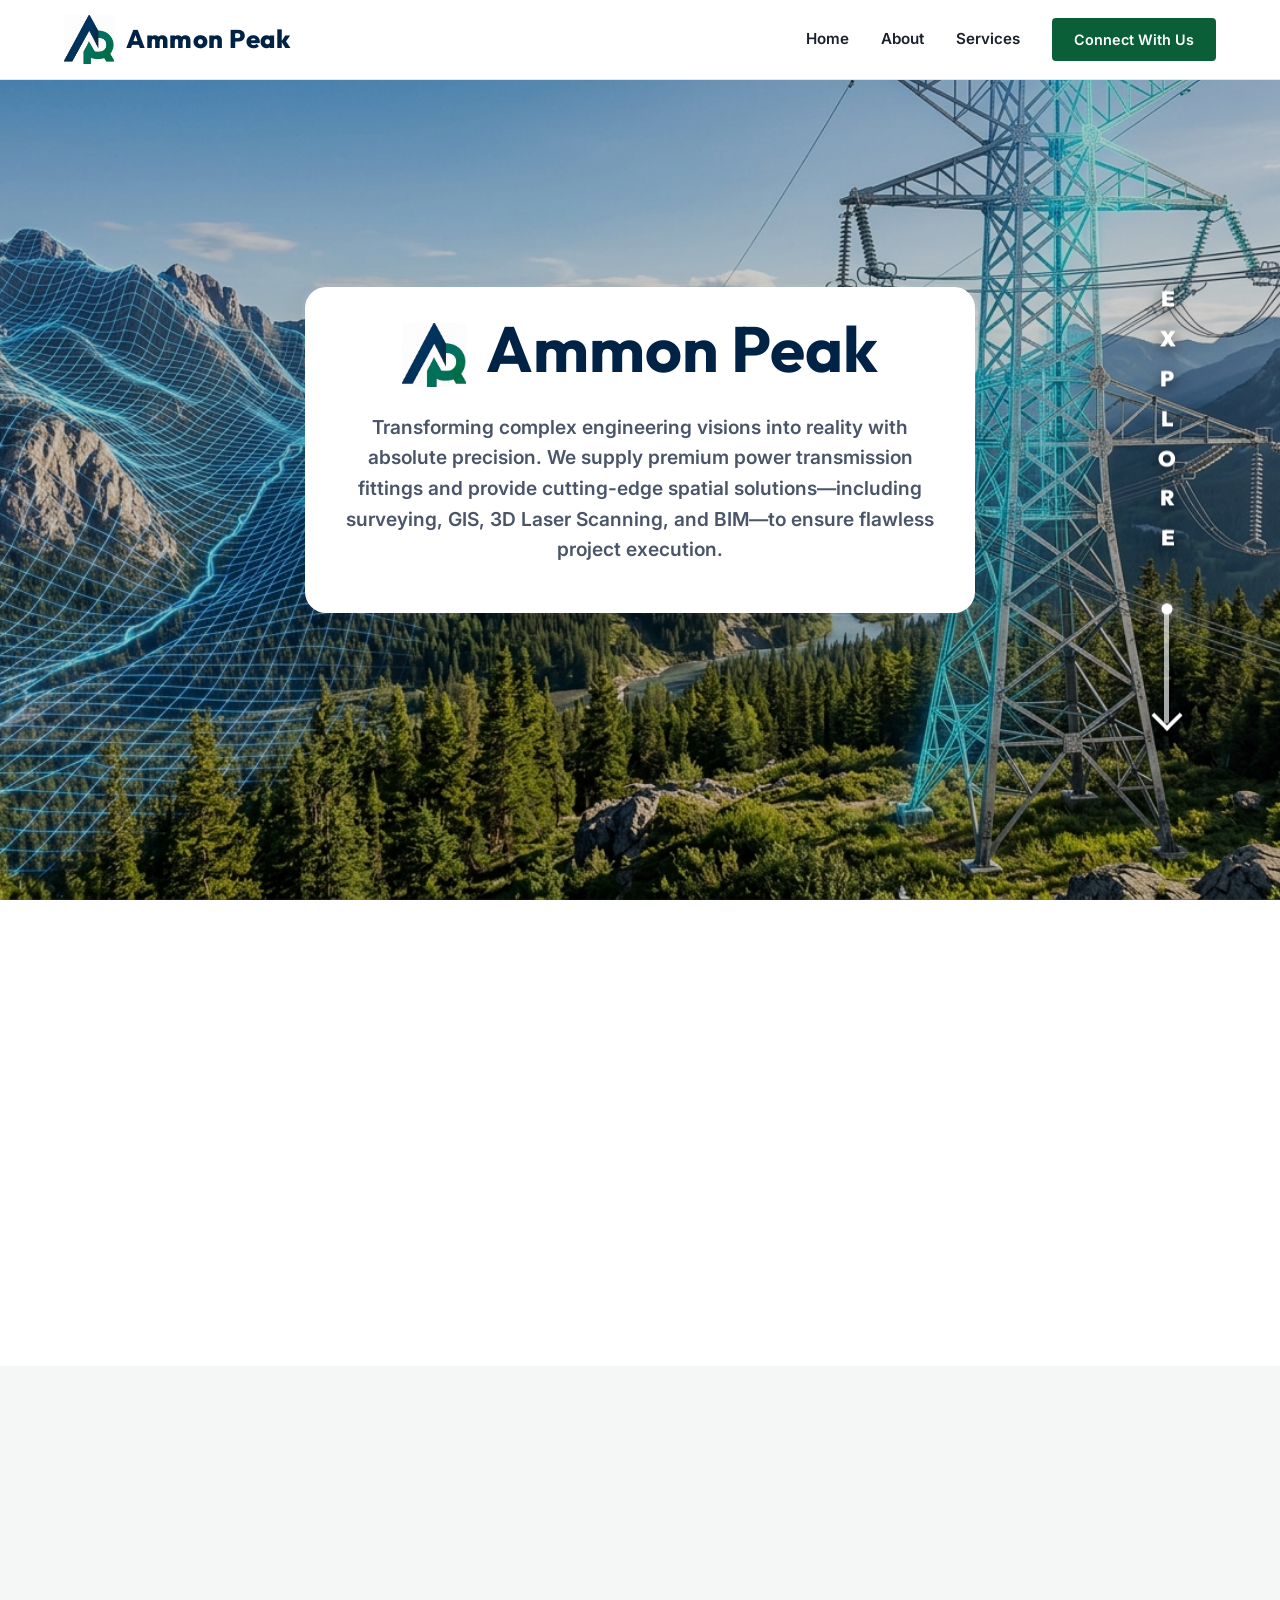
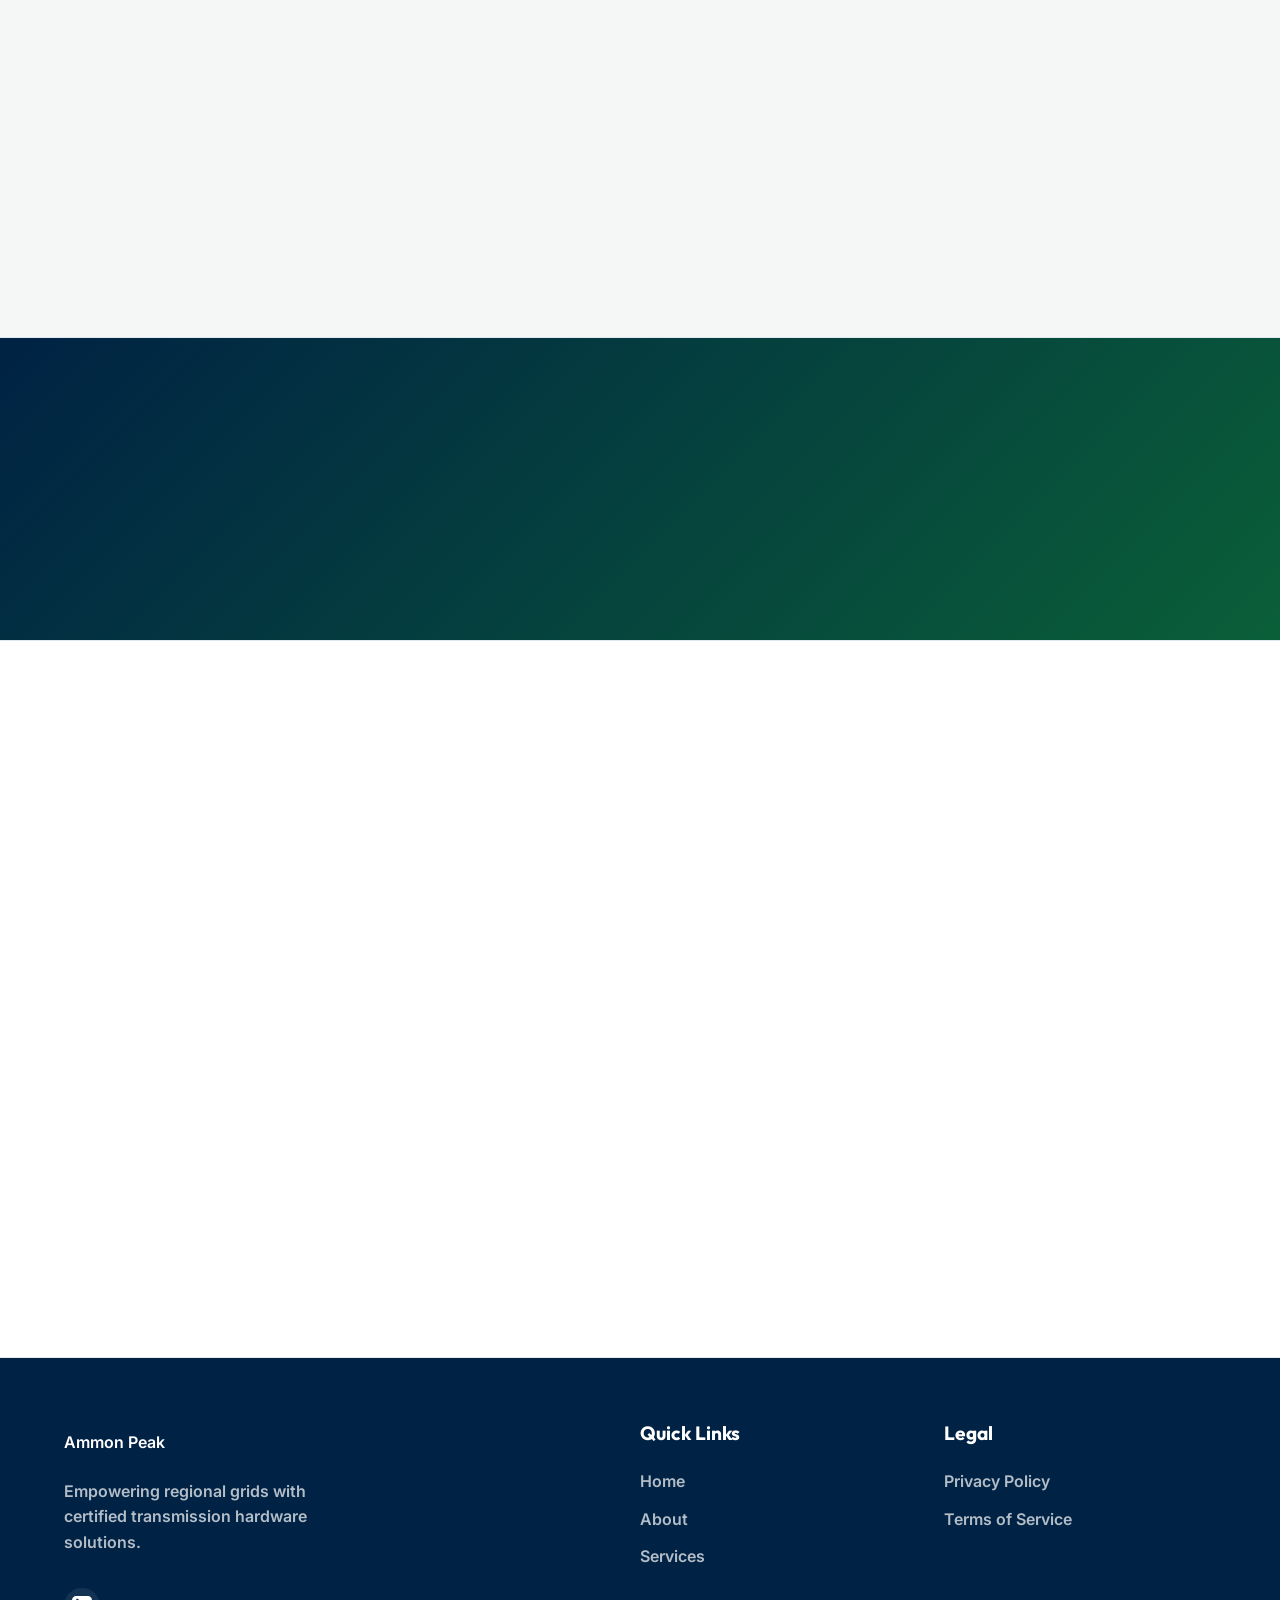
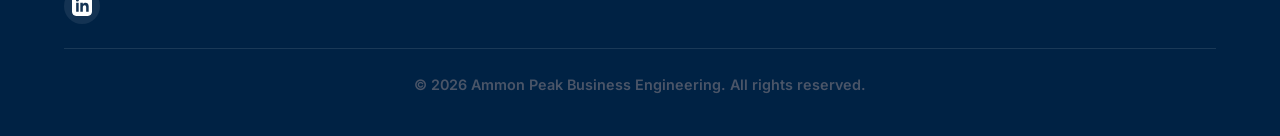
<file: index.html>
<!DOCTYPE html>
<html lang="en">
<head>
    <meta charset="UTF-8">
    <meta name="viewport" content="width=device-width, initial-scale=1.0">
    <link rel="icon" type="image/jpeg" href="logo.jpg">
    <meta name="description" content="Ammon Peak - Leading Business Engineering & Development Company. We bridge the gap between engineering precision and business strategy.">
    <meta name="keywords" content="Business Engineering, Development, Strategy, Consulting, Tech Solutions, Engineering">
    <meta name="author" content="Ammon Peak">
    
    <!-- Open Graph for Social Sharing -->
    <meta property="og:title" content="Ammon Peak | Business Engineering & Development">
    <meta property="og:description" content="Bridging the gap between engineering precision and business strategy for sustainable growth.">
    <meta property="og:type" content="website">
    
    <!-- Structured Data Markup -->
    <script type="application/ld+json">
    {
      "@context": "https://schema.org",
      "@type": "Corporation",
      "name": "Ammon Peak",
      "description": "Leading Business Engineering & Development Company",
      "url": "https://www.ammonpeak.com",
      "industry": "Business Engineering"
    }
    </script>
    
    <title>Ammon Peak | Business Engineering & Development</title>
    
    <!-- Google Fonts -->
    <link rel="preconnect" href="https://fonts.googleapis.com">
    <link rel="preconnect" href="https://fonts.gstatic.com" crossorigin>
    <link href="https://fonts.googleapis.com/css2?family=Inter:wght@300;400;600;800&family=Outfit:wght@400;700&display=swap" rel="stylesheet">
    
    <!-- CSS -->
    <link rel="stylesheet" href="style.css?v=2">
</head>
<body>

    <!-- Navigation -->
    <header class="navbar">
        <div class="container nav-container">
            <a href="#" class="logo">
                <img src="logo.jpg" alt="Ammon Peak Logo">
                <span>Ammon Peak</span>
            </a>
            <nav class="nav-links">
                <a href="#home">Home</a>
                <a href="#about">About</a>
                <a href="#services">Services</a>
                <a href="#contact" class="btn-primary-sm">Connect With Us</a>
            </nav>
            <div class="mobile-menu-btn">
                <div class="bar"></div>
                <div class="bar"></div>
                <div class="bar"></div>
            </div>
        </div>
    </header>

    <!-- Mobile Menu Overlay -->
    <div class="mobile-menu">
        <a href="#home">Home</a>
        <a href="#about">About</a>
        <a href="#services">Services</a>
        <a href="#contact">Connect With Us</a>
    </div>

    <!-- Main Content -->
    <main>
        <!-- Hero Section -->
        <section id="home" class="hero lazy-bg" data-bg="hero_bg.jpg">
            <div class="hero-overlay"></div>
            
            <!-- Right Side Scroll Indicator -->
            <a href="#about" class="scroll-indicator fade-in">
                <span class="vertical-text">EXPLORE</span>
                <div class="arrow-line">
                    <div class="scroll-dot"></div>
                </div>
            </a>

            <div class="container hero-centered">
                <div class="hero-left">
                    <div class="hero-content swipe-in-right hero-light">
                        <h1><img src="ammon_logo.jpg" alt="Ammon Peak Logo" class="hero-logo"><span>Ammon Peak</span></h1>
                        <p>Transforming complex engineering visions into reality with absolute precision. We supply premium power transmission fittings and provide cutting-edge spatial solutions—including surveying, GIS, 3D Laser Scanning, and BIM—to ensure flawless project execution.</p>
                    </div>
                </div>
            </div>
        </section>

        <!-- About Section -->
        <section id="about" class="about section-padding">
            <div class="container about-grid">
                <!-- Left Column: Who We Are -->
                <div class="about-text fade-in-left">
                    <h2 class="section-title">Who We Are</h2>
                    <p>Ammon Peak was established to serve as an integrated engineering platform that seamlessly bridges field operations with cutting-edge digital technologies. We specialize in addressing critical needs within the energy sector by supplying high-performance transmission and distribution line hardware, alongside providing advanced geospatial and technological services including GIS, land surveying, 3D laser scanning, and the implementation of robust Building Information Modeling (BIM) frameworks. Our mission is to empower our partners to transform complex engineering visions into reality with precision, safety, and economic efficiency.</p>
                </div>
                
                <!-- Right Column: Regional Impact & Stats -->
                <div class="about-stats-container fade-in-right">
                    <h3 style="font-size: 1.8rem; color: var(--color-brand-navy); margin-bottom: 1rem; font-family: var(--font-heading);">Global Reliability, Regional Impact</h3>
                    <p style="color: var(--color-text-muted); margin-bottom: 2rem; line-height: 1.6;">As the authorized agent of Sicame Group across 5 strategic regions (Iraq, Jordan, UAE, Egypt, Syria), Ammon Peak supplies high-performance hardware fittings for both advanced (HTLS, ACCC) and traditional conductors (ACSR, etc.). We empower the region's major power transmission projects with certified reliability and elite technical expertise.</p>
                    
                    <div class="about-partner-row">
                        <ul class="about-list">
                            <li>✔️ Certified Manufacturing</li>
                            <li>✔️ Local Technical Support</li>
                        </ul>
                        
                        <div class="partner-logo">
                            <img src="sicame_logo.png?v=2" alt="Sicame Group Logo">
                        </div>
                    </div>
                </div>
            </div>
        </section>

        <!-- Services Section -->
        <section id="services" class="services section-padding bg-alt">
            <div class="container">
                <div class="section-header fade-in-up">
                    <h2 class="section-title">Our Capabilities</h2>
                    <p>High-caliber equipment supply, technical advisory, Transmission & Distribution Line Design and Surveying and Geomatics Services</p>
                </div>
                <div class="services-grid">
                    <a href="supply.html" class="service-card fade-in-up delay-1 service-card-link">
                        <div class="icon">⚡</div>
                        <h3>Fittings Supply</h3>
                        <p class="service-card-link-text">( Learn More )</p>
                    </a>
                    <a href="design.html" class="service-card fade-in-up delay-2 service-card-link">
                        <div class="icon">🗼</div>
                        <h3>Transmission & Distribution Line Design</h3>
                        <p class="service-card-link-text">( Learn More )</p>
                    </a>
                    <a href="advisory.html" class="service-card fade-in-up delay-3 service-card-link">
                        <div class="icon">🗺️</div>
                        <h3>Surveying and Geomatics</h3>
                        <p class="service-card-link-text">( Learn More )</p>
                    </a>
                    <a href="execution.html" class="service-card fade-in-up delay-4 service-card-link">
                        <div class="icon">🏗️</div>
                        <h3>Building Information Modeling (BIM)</h3>
                        <p class="service-card-link-text">( Learn More )</p>
                    </a>
                </div>
            </div>
        </section>

        <!-- CTA Section -->
        <section class="cta section-padding">
            <div class="container cta-container fade-in-up">
                <h2>Ready to empower your grid?</h2>
                <p>Partner with Ammon Peak for world-class transmission hardware and regional engineering expertise.</p>
                <a href="#contact" class="btn-primary">Get in Touch</a>
            </div>
        </section>

        <!-- Contact Section -->
        <section id="contact" class="contact section-padding">
            <div class="container contact-grid">
                <div class="contact-info fade-in-left">
                    <h2 class="section-title">Let's Connect</h2>
                    <p>Connect with our engineering specialists to secure solutions for your project.</p>
                    
                    <div class="info-item">
                        <span class="icon">📍</span>
                        <div>
                            <h4>Headquarters</h4>
                            <p>Jordan- Amman.</p>
                        </div>
                    </div>
                    
                    <div class="contact-method-card">
                        <span class="icon">✉️</span>
                        <div>
                            <h4>Email Us</h4>
                            <div style="display: flex; align-items: center; gap: 0.75rem; flex-wrap: wrap;">
                                <p style="margin: 0;">info@ammpeak.com</p>
                                <button onclick="navigator.clipboard.writeText('info@ammpeak.com'); this.textContent='Copied!'; setTimeout(() => this.textContent='( Copy Email )', 2000);" style="background-color: var(--color-bg-alt); border: 1px solid var(--color-border); padding: 0.25rem 0.75rem; border-radius: 6px; font-size: 0.8rem; color: var(--color-brand-navy); cursor: pointer; transition: all var(--transition-fast); display: inline-block;" onmouseover="this.style.backgroundColor='var(--color-brand-navy)'; this.style.color='#ffffff'; this.style.borderColor='var(--color-brand-navy)';" onmouseout="this.style.backgroundColor='var(--color-bg-alt)'; this.style.color='var(--color-brand-navy)'; this.style.borderColor='var(--color-border)';">
                                    ( Copy Email )
                                </button>
                            </div>
                        </div>
                    </div>
                    
                </div>
                
                <div class="contact-form fade-in-right">
                    <form id="contactForm">
                        <div class="form-group">
                            <label for="name">Full Name</label>
                            <input type="text" id="name" name="name" required placeholder="John Doe">
                        </div>
                        <div class="form-group">
                            <label for="email">Email Address</label>
                            <input type="email" id="email" name="email" required placeholder="john@company.com">
                        </div>
                        <div class="form-group">
                            <label for="service">Interested Service</label>
                            <select id="service" name="service">
                                <option value="transmission_supply">Transmission Equipment Supply</option>
                                <option value="distribution_supply">Distribution Equipment Supply</option>
                                <option value="project_management">Project Management</option>
                                <option value="geomatics">Surveying and Geomatics</option>
                                <option value="bim">BIM</option>
                                <option value="other">Other Inquiry</option>
                            </select>
                        </div>
                        <div class="form-group">
                            <label for="message">Message</label>
                            <textarea id="message" name="message" rows="5" required placeholder="Tell us about your project..."></textarea>
                        </div>
                        <button type="submit" class="btn-primary btn-block">Send Message</button>
                        <div id="formStatus" class="form-status"></div>
                    </form>
                </div>
            </div>
        </section>
    </main>

    <!-- Footer -->
    <footer class="footer">
        <div class="container footer-content">
            <div class="footer-brand">
                <a href="#" class="logo">Ammon Peak<span>.</span></a>
                <p>Empowering regional grids with certified transmission hardware solutions.</p>
                <a href="https://www.linkedin.com/company/135306029/admin/dashboard/" target="_blank" rel="noopener noreferrer" class="social-icon" style="margin-top: 1rem; display: inline-flex; align-items: center; justify-content: center; width: 36px; height: 36px; border-radius: 50%; background-color: rgba(255,255,255,0.08); transition: background-color var(--transition-fast);" onmouseover="this.style.backgroundColor='#0a66c2';" onmouseout="this.style.backgroundColor='rgba(255,255,255,0.08)';">
                    <svg viewBox="0 0 24 24" width="20" height="20" fill="#ffffff" xmlns="http://www.w3.org/2000/svg">
                        <path d="M19 0h-14c-2.761 0-5 2.239-5 5v14c0 2.761 2.239 5 5 5h14c2.762 0 5-2.239 5-5v-14c0-2.761-2.238-5-5-5zm-11 19h-3v-11h3v11zm-1.5-12.268c-.966 0-1.75-.779-1.75-1.75s.784-1.75 1.75-1.75 1.75.779 1.75 1.75-.784 1.75-1.75 1.75zm13.5 12.268h-3v-5.604c0-3.368-4-3.113-4 0v5.604h-3v-11h3v1.765c1.396-2.586 7-2.777 7 2.476v6.759z"/>
                    </svg>
                </a>
            </div>
            <div class="footer-links">
                <h3>Quick Links</h3>
                <a href="#home">Home</a>
                <a href="#about">About</a>
                <a href="#services">Services</a>
            </div>
            <div class="footer-legal">
                <h3>Legal</h3>
                <a href="#">Privacy Policy</a>
                <a href="#">Terms of Service</a>
            </div>
        </div>
        <div class="footer-bottom container">
            <p>&copy; <span id="year"></span> Ammon Peak Business Engineering. All rights reserved.</p>
        </div>
    </footer>

    <!-- JavaScript -->
    <script src="script.js"></script>
</body>
</html>
</file>
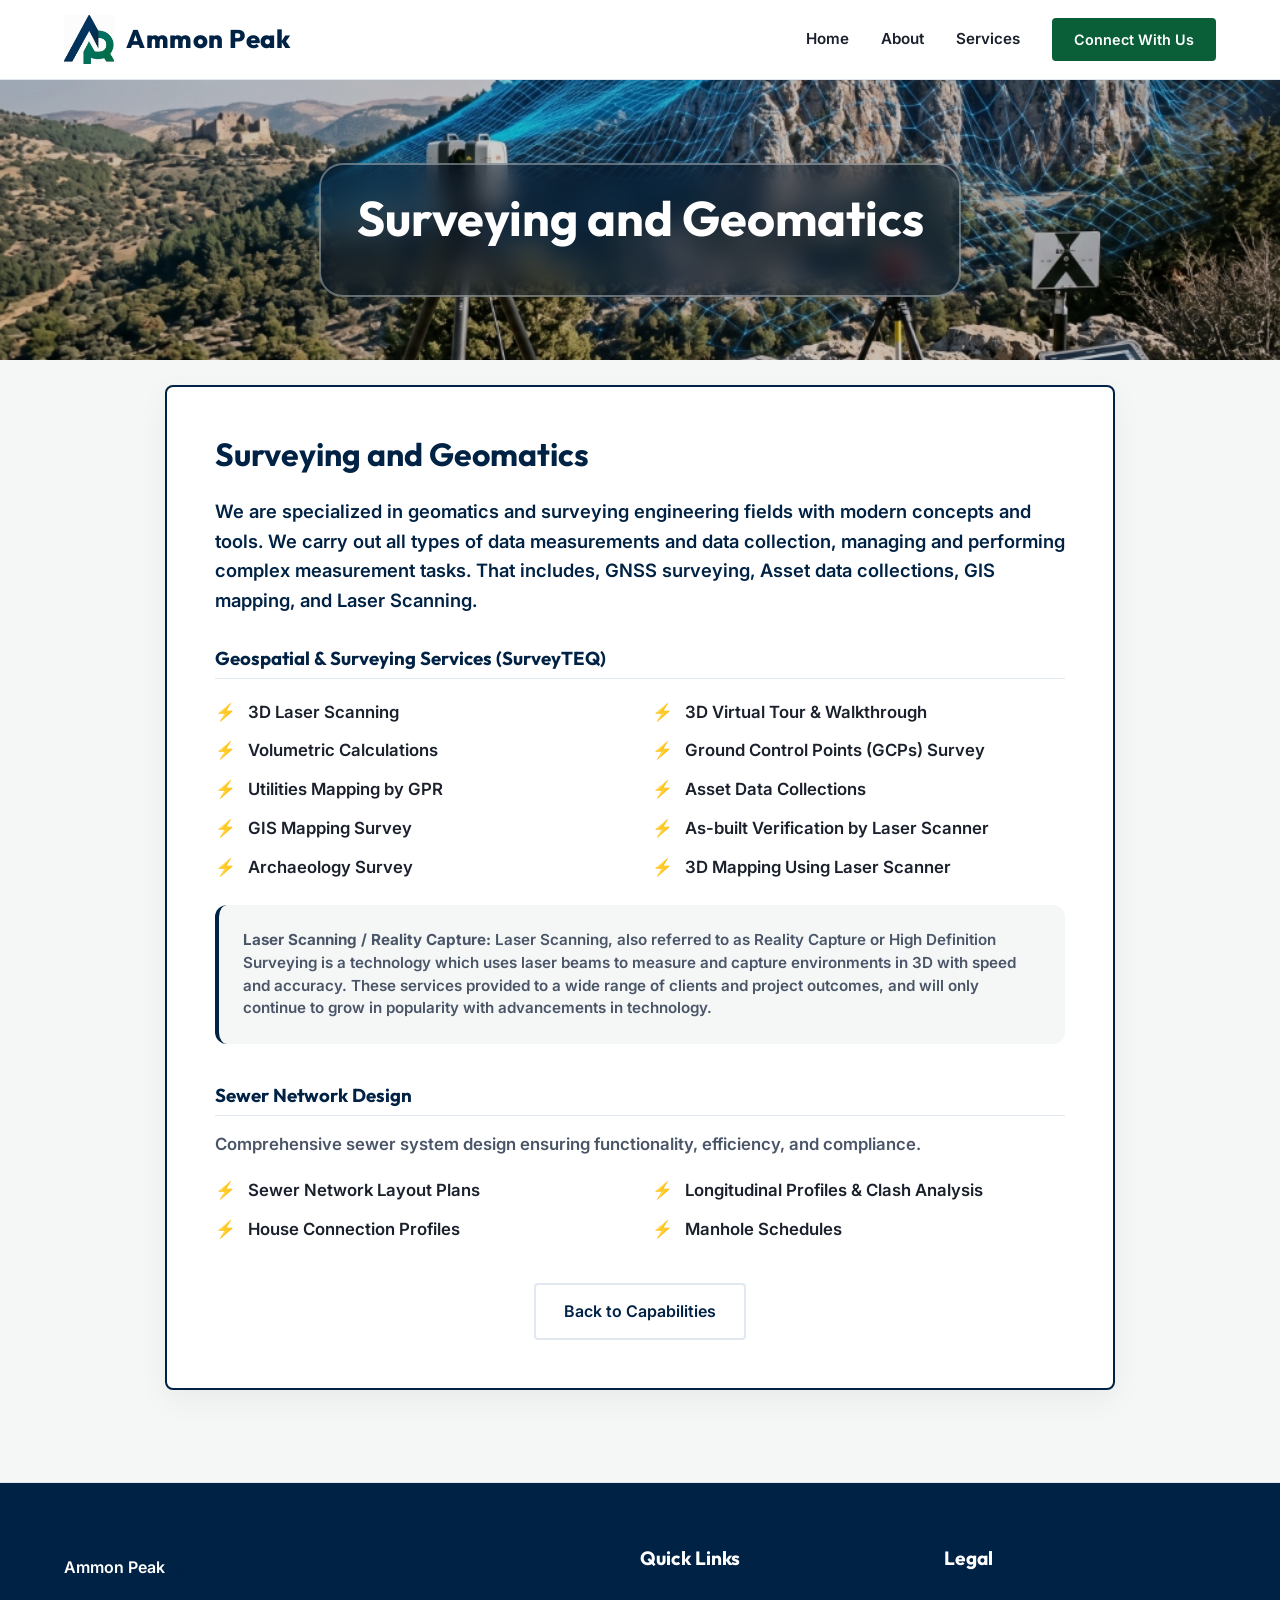
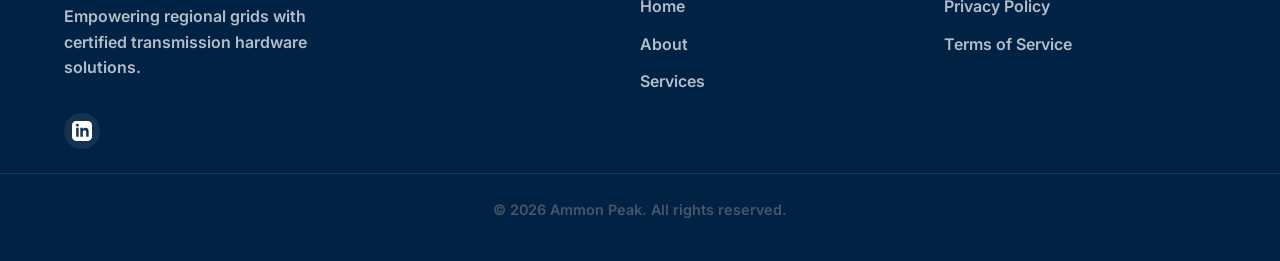
<file: advisory.html>
<!DOCTYPE html>
<html lang="en">
<head>
    <meta charset="UTF-8">
    <meta name="viewport" content="width=device-width, initial-scale=1.0">
    <link rel="icon" type="image/jpeg" href="logo.jpg">
    <meta name="description" content="Surveying and Geomatics - Ammon Peak. High-precision LiDAR mapping, route optimization, and 3D modeling for infrastructure.">
    <title>Surveying and Geomatics | Ammon Peak</title>
    
    <!-- Google Fonts -->
    <link rel="preconnect" href="https://fonts.googleapis.com">
    <link rel="preconnect" href="https://fonts.gstatic.com" crossorigin>
    <link href="https://fonts.googleapis.com/css2?family=Inter:wght@300;400;600;800&family=Outfit:wght@400;700&display=swap" rel="stylesheet">
    
    <!-- CSS -->
    <link rel="stylesheet" href="style.css?v=2">
    
</head>
<body>

    <!-- Navigation -->
    <header class="navbar">
        <div class="container nav-container">
            <a href="index.html" class="logo transition-link">
                <img src="logo.jpg" alt="Ammon Peak Logo">
                <span>Ammon Peak</span>
            </a>
            <nav class="nav-links">
                <a href="index.html#home" class="transition-link">Home</a>
                <a href="index.html#about" class="transition-link">About</a>
                <a href="index.html#services" class="transition-link">Services</a>
                <a href="index.html#contact" class="transition-link btn-primary-sm">Connect With Us</a>
            </nav>
            <div class="mobile-menu-btn">
                <div class="bar"></div>
                <div class="bar"></div>
                <div class="bar"></div>
            </div>
        </div>
    </header>

    <!-- Mobile Menu Overlay -->
    <div class="mobile-menu">
        <a href="index.html#home" class="transition-link">Home</a>
        <a href="index.html#about" class="transition-link">About</a>
        <a href="index.html#services" class="transition-link">Services</a>
        <a href="index.html#contact" class="transition-link">Connect With Us</a>
    </div>

    <!-- Main Content -->
    <main>
        <!-- Hero Section -->
        <section class="hero lazy-bg subpage-hero" data-bg="survey_bg.jpg">
            <div class="hero-overlay"></div>
            <div class="container" style="z-index: 2; position: relative;">
                <div class="hero-content swipe-in-right">
                    <h1><span>Surveying and Geomatics</span></h1>
                </div>
            </div>
        </section>

        <!-- Details Section -->
        <section class="section-padding" style="background-color: var(--color-bg-alt);">
            <div class="container">
                <div class="detail-card">
                    <h2>Surveying and Geomatics</h2>
                    <p style="font-size: 1.15rem; line-height: 1.6; color: var(--color-brand-navy); font-weight: 600; margin-bottom: 1.5rem;">We are specialized in geomatics and surveying engineering fields with modern concepts and tools. We carry out all types of data measurements and data collection, managing and performing complex measurement tasks. That includes, GNSS surveying, Asset data collections, GIS mapping, and Laser Scanning.</p>
                    
                    <!-- Section 1: Geospatial Services -->
                    <h3 style="color: var(--color-brand-navy); border-bottom: 1px solid var(--color-border); padding-bottom: 0.5rem; margin-top: 2rem; margin-bottom: 1.25rem; font-weight: 700;">Geospatial & Surveying Services (SurveyTEQ)</h3>
                    <div style="display: grid; grid-template-columns: repeat(auto-fit, minmax(280px, 1fr)); gap: 0.75rem 1.5rem; margin-bottom: 1.5rem; font-size: 1.05rem; font-weight: 600;">
                        <div style="display: flex; align-items: center; gap: 0.75rem;"><span style="color: var(--color-accent-green); font-weight: bold;">⚡</span> 3D Laser Scanning</div>
                        <div style="display: flex; align-items: center; gap: 0.75rem;"><span style="color: var(--color-accent-green); font-weight: bold;">⚡</span> 3D Virtual Tour & Walkthrough</div>
                        <div style="display: flex; align-items: center; gap: 0.75rem;"><span style="color: var(--color-accent-green); font-weight: bold;">⚡</span> Volumetric Calculations</div>
                        <div style="display: flex; align-items: center; gap: 0.75rem;"><span style="color: var(--color-accent-green); font-weight: bold;">⚡</span> Ground Control Points (GCPs) Survey</div>
                        <div style="display: flex; align-items: center; gap: 0.75rem;"><span style="color: var(--color-accent-green); font-weight: bold;">⚡</span> Utilities Mapping by GPR</div>
                        <div style="display: flex; align-items: center; gap: 0.75rem;"><span style="color: var(--color-accent-green); font-weight: bold;">⚡</span> Asset Data Collections</div>
                        <div style="display: flex; align-items: center; gap: 0.75rem;"><span style="color: var(--color-accent-green); font-weight: bold;">⚡</span> GIS Mapping Survey</div>
                        <div style="display: flex; align-items: center; gap: 0.75rem;"><span style="color: var(--color-accent-green); font-weight: bold;">⚡</span> As-built Verification by Laser Scanner</div>
                        <div style="display: flex; align-items: center; gap: 0.75rem;"><span style="color: var(--color-accent-green); font-weight: bold;">⚡</span> Archaeology Survey</div>
                        <div style="display: flex; align-items: center; gap: 0.75rem;"><span style="color: var(--color-accent-green); font-weight: bold;">⚡</span> 3D Mapping Using Laser Scanner</div>
                    </div>
                    
                    <div style="background-color: var(--color-bg-alt); padding: 1.5rem; border-radius: 12px; border-left: 4px solid var(--color-brand-navy); margin-bottom: 2.5rem; font-size: 0.95rem; color: var(--color-text-muted); line-height: 1.5;">
                        <strong>Laser Scanning / Reality Capture:</strong> Laser Scanning, also referred to as Reality Capture or High Definition Surveying is a technology which uses laser beams to measure and capture environments in 3D with speed and accuracy. These services provided to a wide range of clients and project outcomes, and will only continue to grow in popularity with advancements in technology.
                    </div>
                    
                    <!-- Section 2: Sewer Design -->
                    <h3 style="color: var(--color-brand-navy); border-bottom: 1px solid var(--color-border); padding-bottom: 0.5rem; margin-top: 2rem; margin-bottom: 1rem; font-weight: 700;">Sewer Network Design</h3>
                    <p style="color: var(--color-text-muted); font-size: 1.05rem; margin-bottom: 1.25rem; line-height: 1.5;">Comprehensive sewer system design ensuring functionality, efficiency, and compliance.</p>
                    <div style="display: grid; grid-template-columns: repeat(auto-fit, minmax(280px, 1fr)); gap: 0.75rem 1.5rem; margin-bottom: 2rem; font-size: 1.05rem; font-weight: 600;">
                        <div style="display: flex; align-items: center; gap: 0.75rem;"><span style="color: var(--color-accent-green); font-weight: bold;">⚡</span> Sewer Network Layout Plans</div>
                        <div style="display: flex; align-items: center; gap: 0.75rem;"><span style="color: var(--color-accent-green); font-weight: bold;">⚡</span> Longitudinal Profiles & Clash Analysis</div>
                        <div style="display: flex; align-items: center; gap: 0.75rem;"><span style="color: var(--color-accent-green); font-weight: bold;">⚡</span> House Connection Profiles</div>
                        <div style="display: flex; align-items: center; gap: 0.75rem;"><span style="color: var(--color-accent-green); font-weight: bold;">⚡</span> Manhole Schedules</div>
                    </div>
                    
                    <div style="text-align: center; margin-top: 2.5rem;">
                        <a href="index.html#services" class="btn-secondary transition-link">Back to Capabilities</a>
                    </div>
                </div>
            </div>
        </section>
    </main>

    <!-- Footer -->
    <footer class="footer">
        <div class="container footer-content">
            <div class="footer-brand">
                <a href="index.html" class="logo transition-link">Ammon Peak<span>.</span></a>
                <p>Empowering regional grids with certified transmission hardware solutions.</p>
                <a href="https://www.linkedin.com/company/135306029/admin/dashboard/" target="_blank" rel="noopener noreferrer" class="social-icon" style="margin-top: 1rem; display: inline-flex; align-items: center; justify-content: center; width: 36px; height: 36px; border-radius: 50%; background-color: rgba(255,255,255,0.08); transition: background-color var(--transition-fast);" onmouseover="this.style.backgroundColor='#0a66c2';" onmouseout="this.style.backgroundColor='rgba(255,255,255,0.08)';">
                    <svg viewBox="0 0 24 24" width="20" height="20" fill="#ffffff" xmlns="http://www.w3.org/2000/svg">
                        <path d="M19 0h-14c-2.761 0-5 2.239-5 5v14c0 2.761 2.239 5 5 5h14c2.762 0 5-2.239 5-5v-14c0-2.761-2.238-5-5-5zm-11 19h-3v-11h3v11zm-1.5-12.268c-.966 0-1.75-.779-1.75-1.75s.784-1.75 1.75-1.75 1.75.779 1.75 1.75-.784 1.75-1.75 1.75zm13.5 12.268h-3v-5.604c0-3.368-4-3.113-4 0v5.604h-3v-11h3v1.765c1.396-2.586 7-2.777 7 2.476v6.759z"/>
                    </svg>
                </a>
            </div>
            <div class="footer-links">
                <h3>Quick Links</h3>
                <a href="index.html#home" class="transition-link">Home</a>
                <a href="index.html#about" class="transition-link">About</a>
                <a href="index.html#services" class="transition-link">Services</a>
            </div>
            <div class="footer-legal">
                <h3>Legal</h3>
                <a href="#">Privacy Policy</a>
                <a href="#">Terms of Service</a>
            </div>
        </div>
        <div class="footer-bottom">
            <p>&copy; <span id="year"></span> Ammon Peak. All rights reserved.</p>
        </div>
    </footer>

    <!-- JS -->
    <script src="script.js"></script>
</body>
</html>
</file>
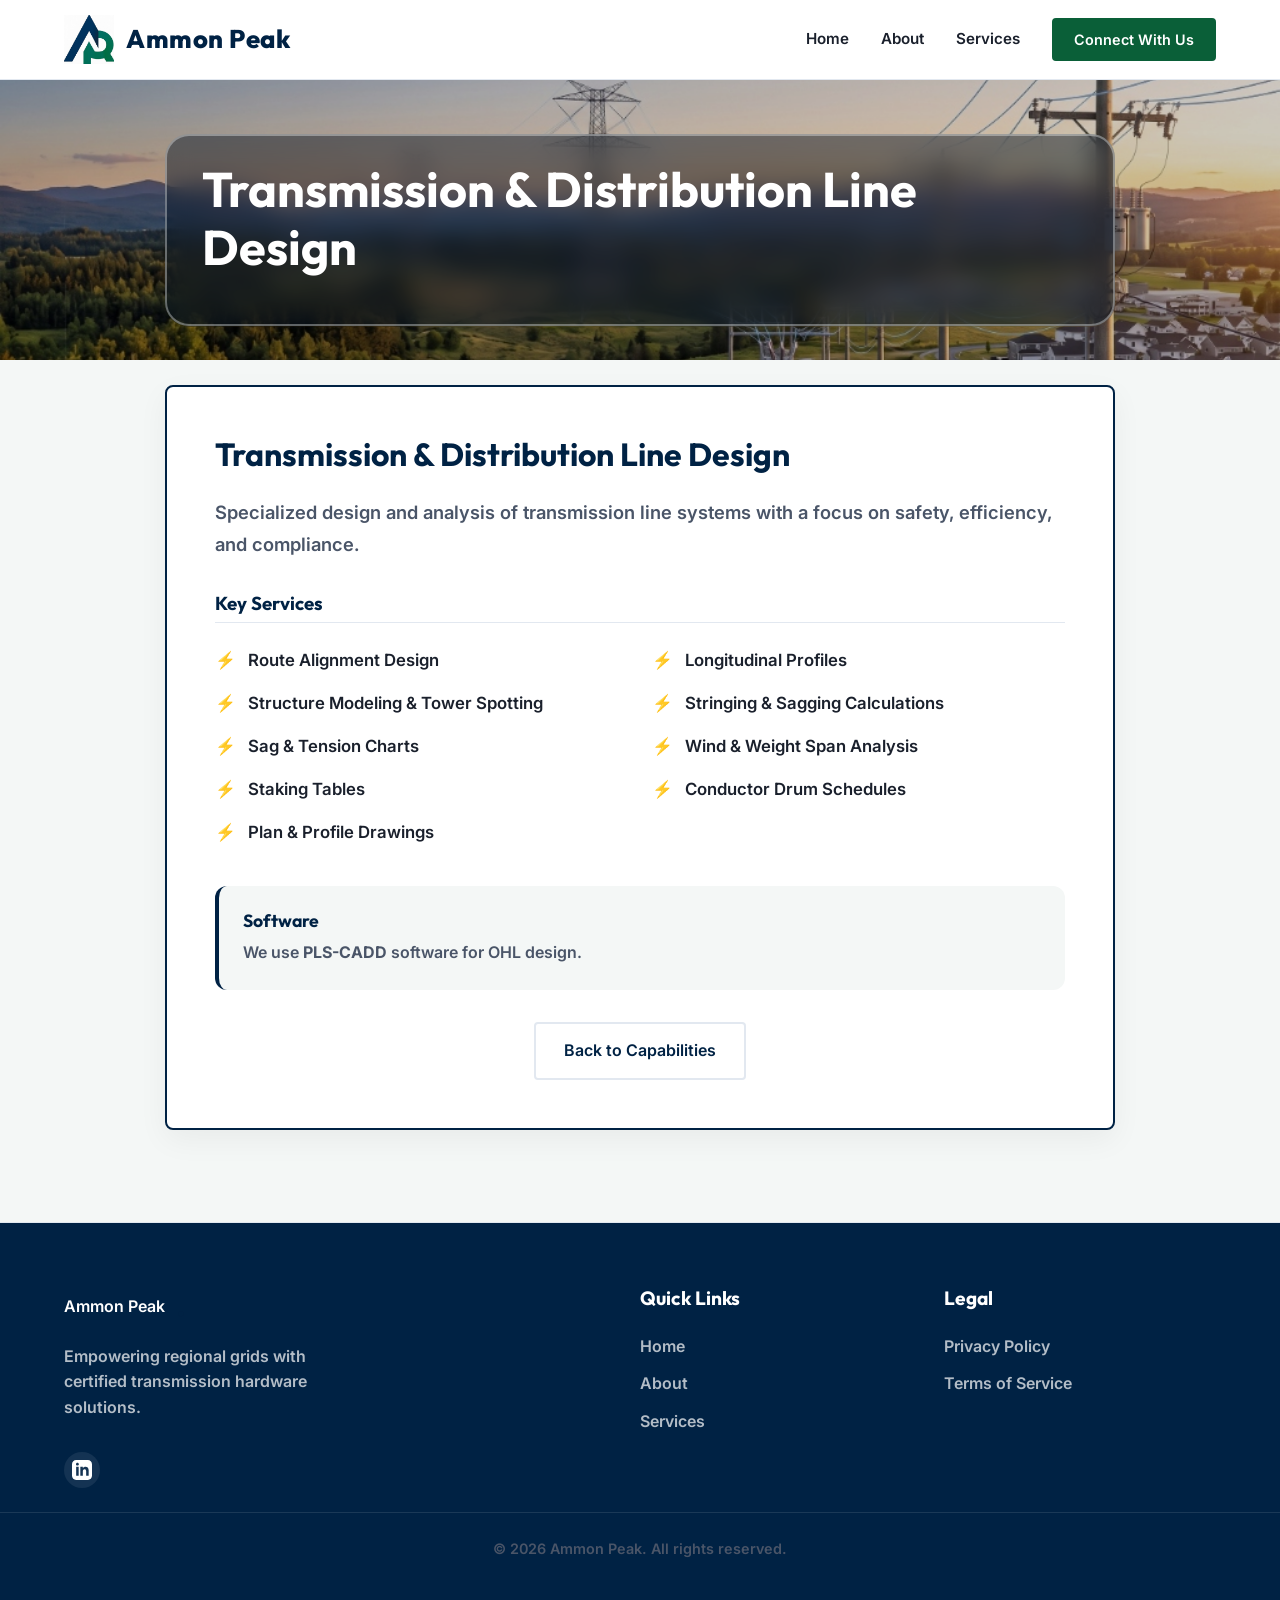
<file: design.html>
<!DOCTYPE html>
<html lang="en">
<head>
    <meta charset="UTF-8">
    <meta name="viewport" content="width=device-width, initial-scale=1.0">
    <link rel="icon" type="image/jpeg" href="logo.jpg">
    <meta name="description" content="Transmission & Distribution Line Design - Ammon Peak. High-voltage engineering, PLS-CADD line profiling, sag-tension calculations, and tower structural analysis.">
    <title>Transmission & Distribution Line Design | Ammon Peak</title>
    
    <!-- Google Fonts -->
    <link rel="preconnect" href="https://fonts.googleapis.com">
    <link rel="preconnect" href="https://fonts.gstatic.com" crossorigin>
    <link href="https://fonts.googleapis.com/css2?family=Inter:wght@300;400;600;800&family=Outfit:wght@400;700&display=swap" rel="stylesheet">
    
    <!-- CSS -->
    <link rel="stylesheet" href="style.css?v=2">
    
</head>
<body>

    <!-- Navigation -->
    <header class="navbar">
        <div class="container nav-container">
            <a href="index.html" class="logo transition-link">
                <img src="logo.jpg" alt="Ammon Peak Logo">
                <span>Ammon Peak</span>
            </a>
            <nav class="nav-links">
                <a href="index.html#home" class="transition-link">Home</a>
                <a href="index.html#about" class="transition-link">About</a>
                <a href="index.html#services" class="transition-link">Services</a>
                <a href="index.html#contact" class="transition-link btn-primary-sm">Connect With Us</a>
            </nav>
            <div class="mobile-menu-btn">
                <div class="bar"></div>
                <div class="bar"></div>
                <div class="bar"></div>
            </div>
        </div>
    </header>

    <!-- Mobile Menu Overlay -->
    <div class="mobile-menu">
        <a href="index.html#home" class="transition-link">Home</a>
        <a href="index.html#about" class="transition-link">About</a>
        <a href="index.html#services" class="transition-link">Services</a>
        <a href="index.html#contact" class="transition-link">Connect With Us</a>
    </div>

    <!-- Main Content -->
    <main>
        <!-- Hero Section -->
        <section class="hero lazy-bg subpage-hero" data-bg="design_bg.jpg">
            <div class="hero-overlay"></div>
            <div class="container" style="z-index: 2; position: relative;">
                <div class="hero-content swipe-in-right">
                    <h1><span>Transmission & Distribution Line Design</span></h1>
                </div>
            </div>
        </section>

        <!-- Details Section -->
        <section class="section-padding" style="background-color: var(--color-bg-alt);">
            <div class="container">
                <div class="detail-card">
                    <h2>Transmission & Distribution Line Design</h2>
                    <p style="font-size: 1.15rem; color: var(--color-text-muted); margin-bottom: 2rem;">Specialized design and analysis of transmission line systems with a focus on safety, efficiency, and compliance.</p>
                    
                    <h3 style="color: var(--color-brand-navy); border-bottom: 1px solid var(--color-border); padding-bottom: 0.5rem; margin-bottom: 1.5rem; font-weight: 700;">Key Services</h3>
                    <div style="display: grid; grid-template-columns: repeat(auto-fit, minmax(280px, 1fr)); gap: 1rem 1.5rem; margin-bottom: 2.5rem; font-size: 1.05rem; font-weight: 600;">
                        <div style="display: flex; align-items: center; gap: 0.75rem;"><span style="color: var(--color-accent-green); font-weight: bold;">⚡</span> Route Alignment Design</div>
                        <div style="display: flex; align-items: center; gap: 0.75rem;"><span style="color: var(--color-accent-green); font-weight: bold;">⚡</span> Longitudinal Profiles</div>
                        <div style="display: flex; align-items: center; gap: 0.75rem;"><span style="color: var(--color-accent-green); font-weight: bold;">⚡</span> Structure Modeling & Tower Spotting</div>
                        <div style="display: flex; align-items: center; gap: 0.75rem;"><span style="color: var(--color-accent-green); font-weight: bold;">⚡</span> Stringing & Sagging Calculations</div>
                        <div style="display: flex; align-items: center; gap: 0.75rem;"><span style="color: var(--color-accent-green); font-weight: bold;">⚡</span> Sag & Tension Charts</div>
                        <div style="display: flex; align-items: center; gap: 0.75rem;"><span style="color: var(--color-accent-green); font-weight: bold;">⚡</span> Wind & Weight Span Analysis</div>
                        <div style="display: flex; align-items: center; gap: 0.75rem;"><span style="color: var(--color-accent-green); font-weight: bold;">⚡</span> Staking Tables</div>
                        <div style="display: flex; align-items: center; gap: 0.75rem;"><span style="color: var(--color-accent-green); font-weight: bold;">⚡</span> Conductor Drum Schedules</div>
                        <div style="display: flex; align-items: center; gap: 0.75rem;"><span style="color: var(--color-accent-green); font-weight: bold;">⚡</span> Plan & Profile Drawings</div>
                    </div>
                    
                    <div style="background-color: var(--color-bg-alt); padding: 1.5rem; border-radius: 12px; border-left: 4px solid var(--color-brand-navy); margin-bottom: 2rem;">
                        <h4 style="margin: 0 0 0.5rem 0; color: var(--color-brand-navy); font-weight: 700; font-size: 1.1rem;">Software</h4>
                        <p style="margin: 0; color: var(--color-text-muted); font-size: 1rem;">We use <strong>PLS-CADD</strong> software for OHL design.</p>
                    </div>
                    
                    <div style="text-align: center; margin-top: 2rem;">
                        <a href="index.html#services" class="btn-secondary transition-link">Back to Capabilities</a>
                    </div>
                </div>
            </div>
        </section>
    </main>

    <!-- Footer -->
    <footer class="footer">
        <div class="container footer-content">
            <div class="footer-brand">
                <a href="index.html" class="logo transition-link">Ammon Peak<span>.</span></a>
                <p>Empowering regional grids with certified transmission hardware solutions.</p>
                <a href="https://www.linkedin.com/company/135306029/admin/dashboard/" target="_blank" rel="noopener noreferrer" class="social-icon" style="margin-top: 1rem; display: inline-flex; align-items: center; justify-content: center; width: 36px; height: 36px; border-radius: 50%; background-color: rgba(255,255,255,0.08); transition: background-color var(--transition-fast);" onmouseover="this.style.backgroundColor='#0a66c2';" onmouseout="this.style.backgroundColor='rgba(255,255,255,0.08)';">
                    <svg viewBox="0 0 24 24" width="20" height="20" fill="#ffffff" xmlns="http://www.w3.org/2000/svg">
                        <path d="M19 0h-14c-2.761 0-5 2.239-5 5v14c0 2.761 2.239 5 5 5h14c2.762 0 5-2.239 5-5v-14c0-2.761-2.238-5-5-5zm-11 19h-3v-11h3v11zm-1.5-12.268c-.966 0-1.75-.779-1.75-1.75s.784-1.75 1.75-1.75 1.75.779 1.75 1.75-.784 1.75-1.75 1.75zm13.5 12.268h-3v-5.604c0-3.368-4-3.113-4 0v5.604h-3v-11h3v1.765c1.396-2.586 7-2.777 7 2.476v6.759z"/>
                    </svg>
                </a>
            </div>
            <div class="footer-links">
                <h3>Quick Links</h3>
                <a href="index.html#home" class="transition-link">Home</a>
                <a href="index.html#about" class="transition-link">About</a>
                <a href="index.html#services" class="transition-link">Services</a>
            </div>
            <div class="footer-legal">
                <h3>Legal</h3>
                <a href="#">Privacy Policy</a>
                <a href="#">Terms of Service</a>
            </div>
        </div>
        <div class="footer-bottom">
            <p>&copy; <span id="year"></span> Ammon Peak. All rights reserved.</p>
        </div>
    </footer>

    <!-- JS -->
    <script src="script.js"></script>
</body>
</html>
</file>
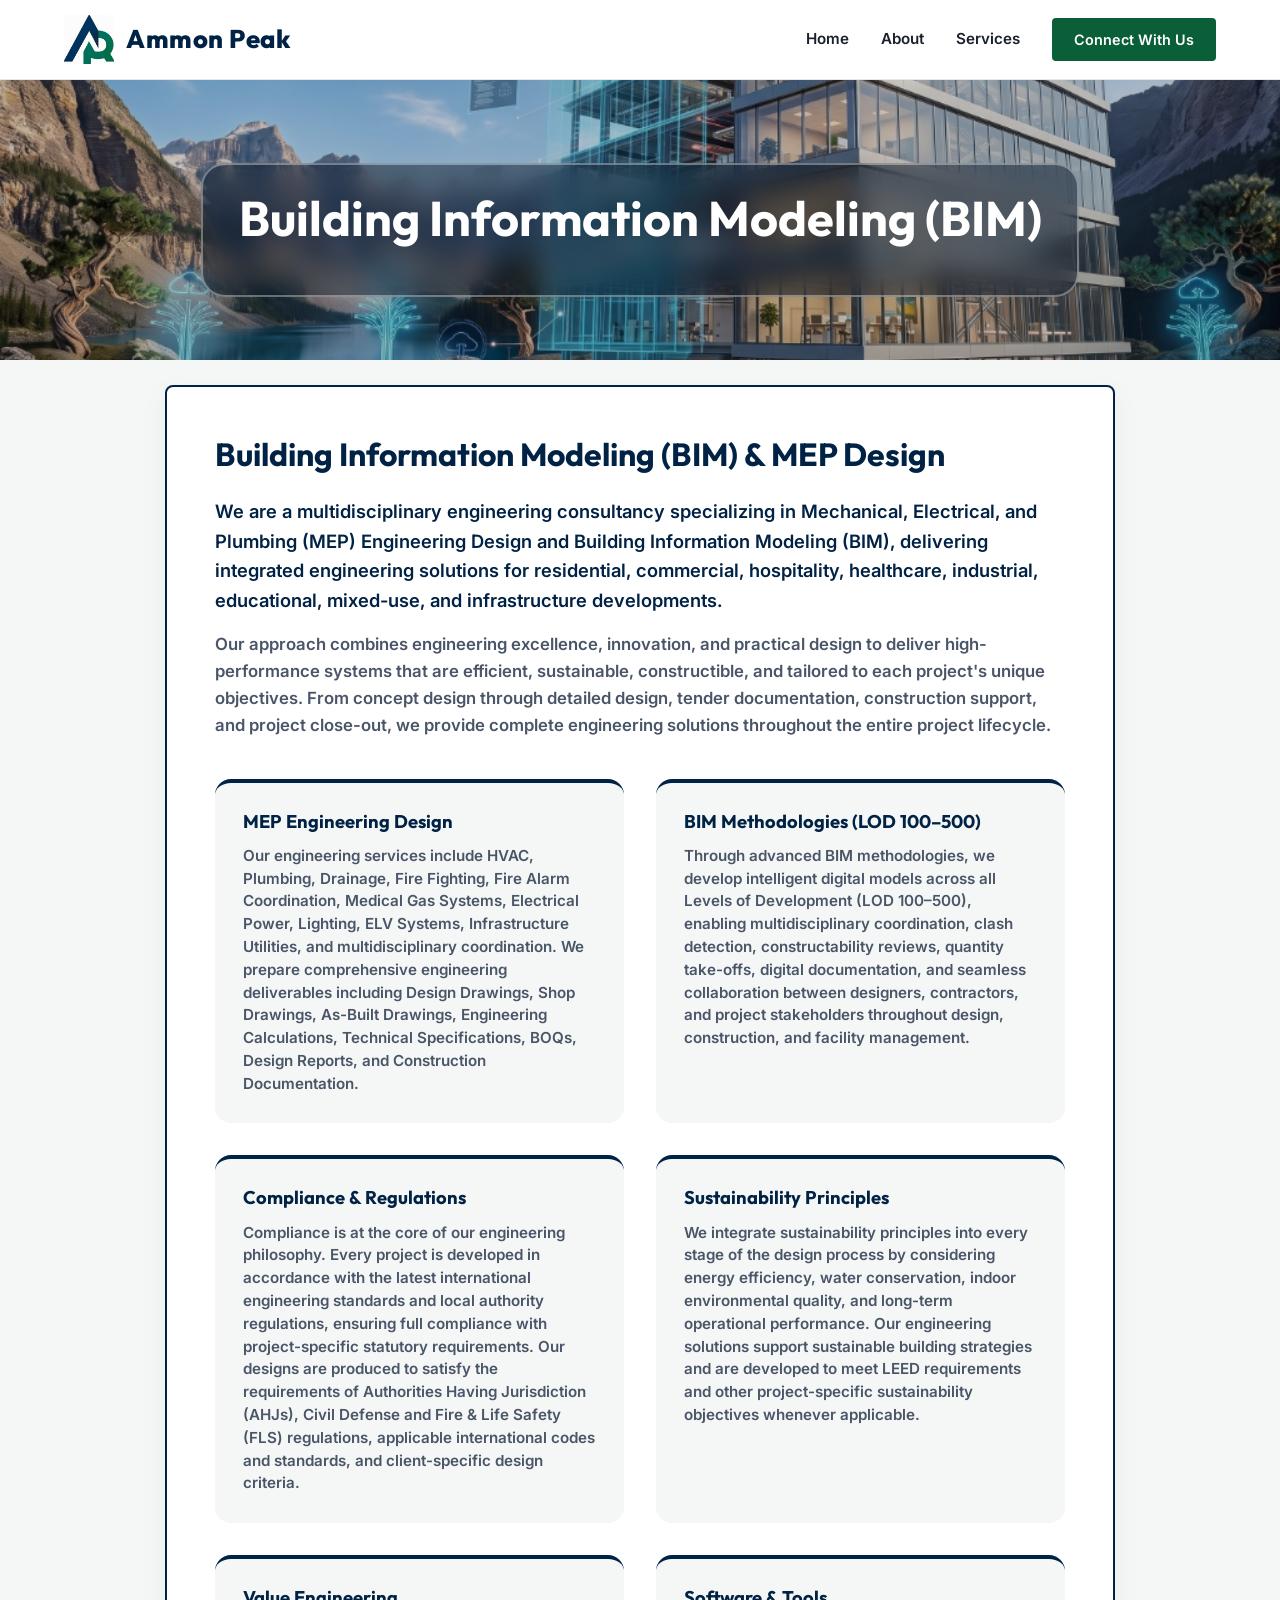
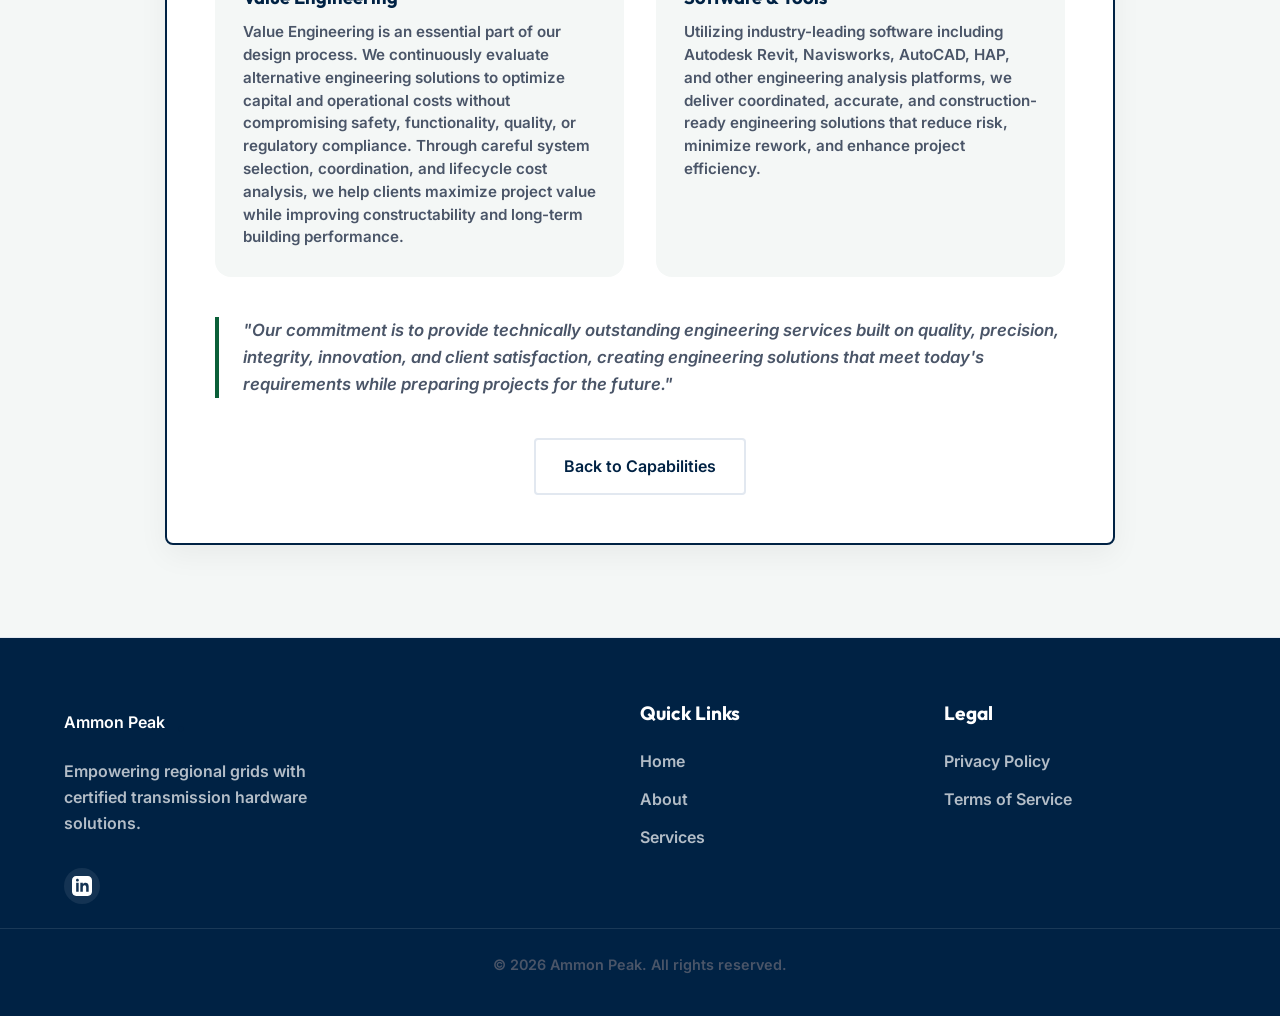
<file: execution.html>
<!DOCTYPE html>
<html lang="en">
<head>
    <meta charset="UTF-8">
    <meta name="viewport" content="width=device-width, initial-scale=1.0">
    <link rel="icon" type="image/jpeg" href="logo.jpg">
    <meta name="description" content="Building Information Modeling (BIM) - Ammon Peak. Intelligent 3D structural modeling, digital twin design, and lifecycle management for electrical power projects.">
    <title>Building Information Modeling (BIM) | Ammon Peak</title>
    
    <!-- Google Fonts -->
    <link rel="preconnect" href="https://fonts.googleapis.com">
    <link rel="preconnect" href="https://fonts.gstatic.com" crossorigin>
    <link href="https://fonts.googleapis.com/css2?family=Inter:wght@300;400;600;800&family=Outfit:wght@400;700&display=swap" rel="stylesheet">
    
    <!-- CSS -->
    <link rel="stylesheet" href="style.css?v=2">
    
</head>
<body>

    <!-- Navigation -->
    <header class="navbar">
        <div class="container nav-container">
            <a href="index.html" class="logo transition-link">
                <img src="logo.jpg" alt="Ammon Peak Logo">
                <span>Ammon Peak</span>
            </a>
            <nav class="nav-links">
                <a href="index.html#home" class="transition-link">Home</a>
                <a href="index.html#about" class="transition-link">About</a>
                <a href="index.html#services" class="transition-link">Services</a>
                <a href="index.html#contact" class="transition-link btn-primary-sm">Connect With Us</a>
            </nav>
            <div class="mobile-menu-btn">
                <div class="bar"></div>
                <div class="bar"></div>
                <div class="bar"></div>
            </div>
        </div>
    </header>

    <!-- Mobile Menu Overlay -->
    <div class="mobile-menu">
        <a href="index.html#home" class="transition-link">Home</a>
        <a href="index.html#about" class="transition-link">About</a>
        <a href="index.html#services" class="transition-link">Services</a>
        <a href="index.html#contact" class="transition-link">Connect With Us</a>
    </div>

    <!-- Main Content -->
    <main>
        <!-- Hero Section -->
        <section class="hero lazy-bg subpage-hero" data-bg="bim_bg.jpg">
            <div class="hero-overlay"></div>
            <div class="container" style="z-index: 2; position: relative;">
                <div class="hero-content swipe-in-right">
                    <h1><span>Building Information Modeling (BIM)</span></h1>
                </div>
            </div>
        </section>

        <!-- Details Section -->
        <section class="section-padding" style="background-color: var(--color-bg-alt);">
            <div class="container">
                <div class="detail-card">
                    <h2>Building Information Modeling (BIM) & MEP Design</h2>
                    <p style="font-size: 1.15rem; line-height: 1.6; color: var(--color-brand-navy); font-weight: 600; margin-bottom: 1rem;">We are a multidisciplinary engineering consultancy specializing in Mechanical, Electrical, and Plumbing (MEP) Engineering Design and Building Information Modeling (BIM), delivering integrated engineering solutions for residential, commercial, hospitality, healthcare, industrial, educational, mixed-use, and infrastructure developments.</p>
                    
                    <p style="font-size: 1.05rem; line-height: 1.6; color: var(--color-text-muted); margin-bottom: 2.5rem;">Our approach combines engineering excellence, innovation, and practical design to deliver high-performance systems that are efficient, sustainable, constructible, and tailored to each project's unique objectives. From concept design through detailed design, tender documentation, construction support, and project close-out, we provide complete engineering solutions throughout the entire project lifecycle.</p>
                    
                    <div style="display: grid; grid-template-columns: repeat(auto-fit, minmax(280px, 1fr)); gap: 2rem; margin-bottom: 2.5rem; text-align: left;">
                        <!-- Block 1: MEP Engineering Design -->
                        <div style="background-color: var(--color-bg-alt); padding: 1.75rem; border-radius: 16px; border-top: 4px solid var(--color-brand-navy);">
                            <h4 style="color: var(--color-brand-navy); font-weight: 700; margin-top: 0; margin-bottom: 0.75rem; font-size: 1.15rem;">MEP Engineering Design</h4>
                            <p style="margin: 0; font-size: 0.95rem; color: var(--color-text-muted); line-height: 1.5;">Our engineering services include HVAC, Plumbing, Drainage, Fire Fighting, Fire Alarm Coordination, Medical Gas Systems, Electrical Power, Lighting, ELV Systems, Infrastructure Utilities, and multidisciplinary coordination. We prepare comprehensive engineering deliverables including Design Drawings, Shop Drawings, As-Built Drawings, Engineering Calculations, Technical Specifications, BOQs, Design Reports, and Construction Documentation.</p>
                        </div>
                        
                        <!-- Block 2: BIM Methodologies -->
                        <div style="background-color: var(--color-bg-alt); padding: 1.75rem; border-radius: 16px; border-top: 4px solid var(--color-brand-navy);">
                            <h4 style="color: var(--color-brand-navy); font-weight: 700; margin-top: 0; margin-bottom: 0.75rem; font-size: 1.15rem;">BIM Methodologies (LOD 100–500)</h4>
                            <p style="margin: 0; font-size: 0.95rem; color: var(--color-text-muted); line-height: 1.5;">Through advanced BIM methodologies, we develop intelligent digital models across all Levels of Development (LOD 100–500), enabling multidisciplinary coordination, clash detection, constructability reviews, quantity take-offs, digital documentation, and seamless collaboration between designers, contractors, and project stakeholders throughout design, construction, and facility management.</p>
                        </div>
                        
                        <!-- Block 3: Compliance & Regulations -->
                        <div style="background-color: var(--color-bg-alt); padding: 1.75rem; border-radius: 16px; border-top: 4px solid var(--color-brand-navy);">
                            <h4 style="color: var(--color-brand-navy); font-weight: 700; margin-top: 0; margin-bottom: 0.75rem; font-size: 1.15rem;">Compliance & Regulations</h4>
                            <p style="margin: 0; font-size: 0.95rem; color: var(--color-text-muted); line-height: 1.5;">Compliance is at the core of our engineering philosophy. Every project is developed in accordance with the latest international engineering standards and local authority regulations, ensuring full compliance with project-specific statutory requirements. Our designs are produced to satisfy the requirements of Authorities Having Jurisdiction (AHJs), Civil Defense and Fire & Life Safety (FLS) regulations, applicable international codes and standards, and client-specific design criteria.</p>
                        </div>
                        
                        <!-- Block 4: Sustainability -->
                        <div style="background-color: var(--color-bg-alt); padding: 1.75rem; border-radius: 16px; border-top: 4px solid var(--color-brand-navy);">
                            <h4 style="color: var(--color-brand-navy); font-weight: 700; margin-top: 0; margin-bottom: 0.75rem; font-size: 1.15rem;">Sustainability Principles</h4>
                            <p style="margin: 0; font-size: 0.95rem; color: var(--color-text-muted); line-height: 1.5;">We integrate sustainability principles into every stage of the design process by considering energy efficiency, water conservation, indoor environmental quality, and long-term operational performance. Our engineering solutions support sustainable building strategies and are developed to meet LEED requirements and other project-specific sustainability objectives whenever applicable.</p>
                        </div>
                        
                        <!-- Block 5: Value Engineering -->
                        <div style="background-color: var(--color-bg-alt); padding: 1.75rem; border-radius: 16px; border-top: 4px solid var(--color-brand-navy);">
                            <h4 style="color: var(--color-brand-navy); font-weight: 700; margin-top: 0; margin-bottom: 0.75rem; font-size: 1.15rem;">Value Engineering</h4>
                            <p style="margin: 0; font-size: 0.95rem; color: var(--color-text-muted); line-height: 1.5;">Value Engineering is an essential part of our design process. We continuously evaluate alternative engineering solutions to optimize capital and operational costs without compromising safety, functionality, quality, or regulatory compliance. Through careful system selection, coordination, and lifecycle cost analysis, we help clients maximize project value while improving constructability and long-term building performance.</p>
                        </div>
                        
                        <!-- Block 6: Software Engineering -->
                        <div style="background-color: var(--color-bg-alt); padding: 1.75rem; border-radius: 16px; border-top: 4px solid var(--color-brand-navy);">
                            <h4 style="color: var(--color-brand-navy); font-weight: 700; margin-top: 0; margin-bottom: 0.75rem; font-size: 1.15rem;">Software & Tools</h4>
                            <p style="margin: 0; font-size: 0.95rem; color: var(--color-text-muted); line-height: 1.5;">Utilizing industry-leading software including Autodesk Revit, Navisworks, AutoCAD, HAP, and other engineering analysis platforms, we deliver coordinated, accurate, and construction-ready engineering solutions that reduce risk, minimize rework, and enhance project efficiency.</p>
                        </div>
                    </div>
                    
                    <!-- Commitment block -->
                    <div style="border-left: 4px solid var(--color-accent-green); padding-left: 1.5rem; margin-bottom: 2.5rem; text-align: left;">
                        <p style="font-style: italic; color: var(--color-text-muted); margin: 0; font-size: 1.05rem; line-height: 1.6;">"Our commitment is to provide technically outstanding engineering services built on quality, precision, integrity, innovation, and client satisfaction, creating engineering solutions that meet today's requirements while preparing projects for the future."</p>
                    </div>
                    
                    <div style="text-align: center;">
                        <a href="index.html#services" class="btn-secondary transition-link">Back to Capabilities</a>
                    </div>
                </div>
            </div>
        </section>
    </main>

    <!-- Footer -->
    <footer class="footer">
        <div class="container footer-content">
            <div class="footer-brand">
                <a href="index.html" class="logo transition-link">Ammon Peak<span>.</span></a>
                <p>Empowering regional grids with certified transmission hardware solutions.</p>
                <a href="https://www.linkedin.com/company/135306029/admin/dashboard/" target="_blank" rel="noopener noreferrer" class="social-icon" style="margin-top: 1rem; display: inline-flex; align-items: center; justify-content: center; width: 36px; height: 36px; border-radius: 50%; background-color: rgba(255,255,255,0.08); transition: background-color var(--transition-fast);" onmouseover="this.style.backgroundColor='#0a66c2';" onmouseout="this.style.backgroundColor='rgba(255,255,255,0.08)';">
                    <svg viewBox="0 0 24 24" width="20" height="20" fill="#ffffff" xmlns="http://www.w3.org/2000/svg">
                        <path d="M19 0h-14c-2.761 0-5 2.239-5 5v14c0 2.761 2.239 5 5 5h14c2.762 0 5-2.239 5-5v-14c0-2.761-2.238-5-5-5zm-11 19h-3v-11h3v11zm-1.5-12.268c-.966 0-1.75-.779-1.75-1.75s.784-1.75 1.75-1.75 1.75.779 1.75 1.75-.784 1.75-1.75 1.75zm13.5 12.268h-3v-5.604c0-3.368-4-3.113-4 0v5.604h-3v-11h3v1.765c1.396-2.586 7-2.777 7 2.476v6.759z"/>
                    </svg>
                </a>
            </div>
            <div class="footer-links">
                <h3>Quick Links</h3>
                <a href="index.html#home" class="transition-link">Home</a>
                <a href="index.html#about" class="transition-link">About</a>
                <a href="index.html#services" class="transition-link">Services</a>
            </div>
            <div class="footer-legal">
                <h3>Legal</h3>
                <a href="#">Privacy Policy</a>
                <a href="#">Terms of Service</a>
            </div>
        </div>
        <div class="footer-bottom">
            <p>&copy; <span id="year"></span> Ammon Peak. All rights reserved.</p>
        </div>
    </footer>

    <!-- JS -->
    <script src="script.js"></script>
</body>
</html>
</file>
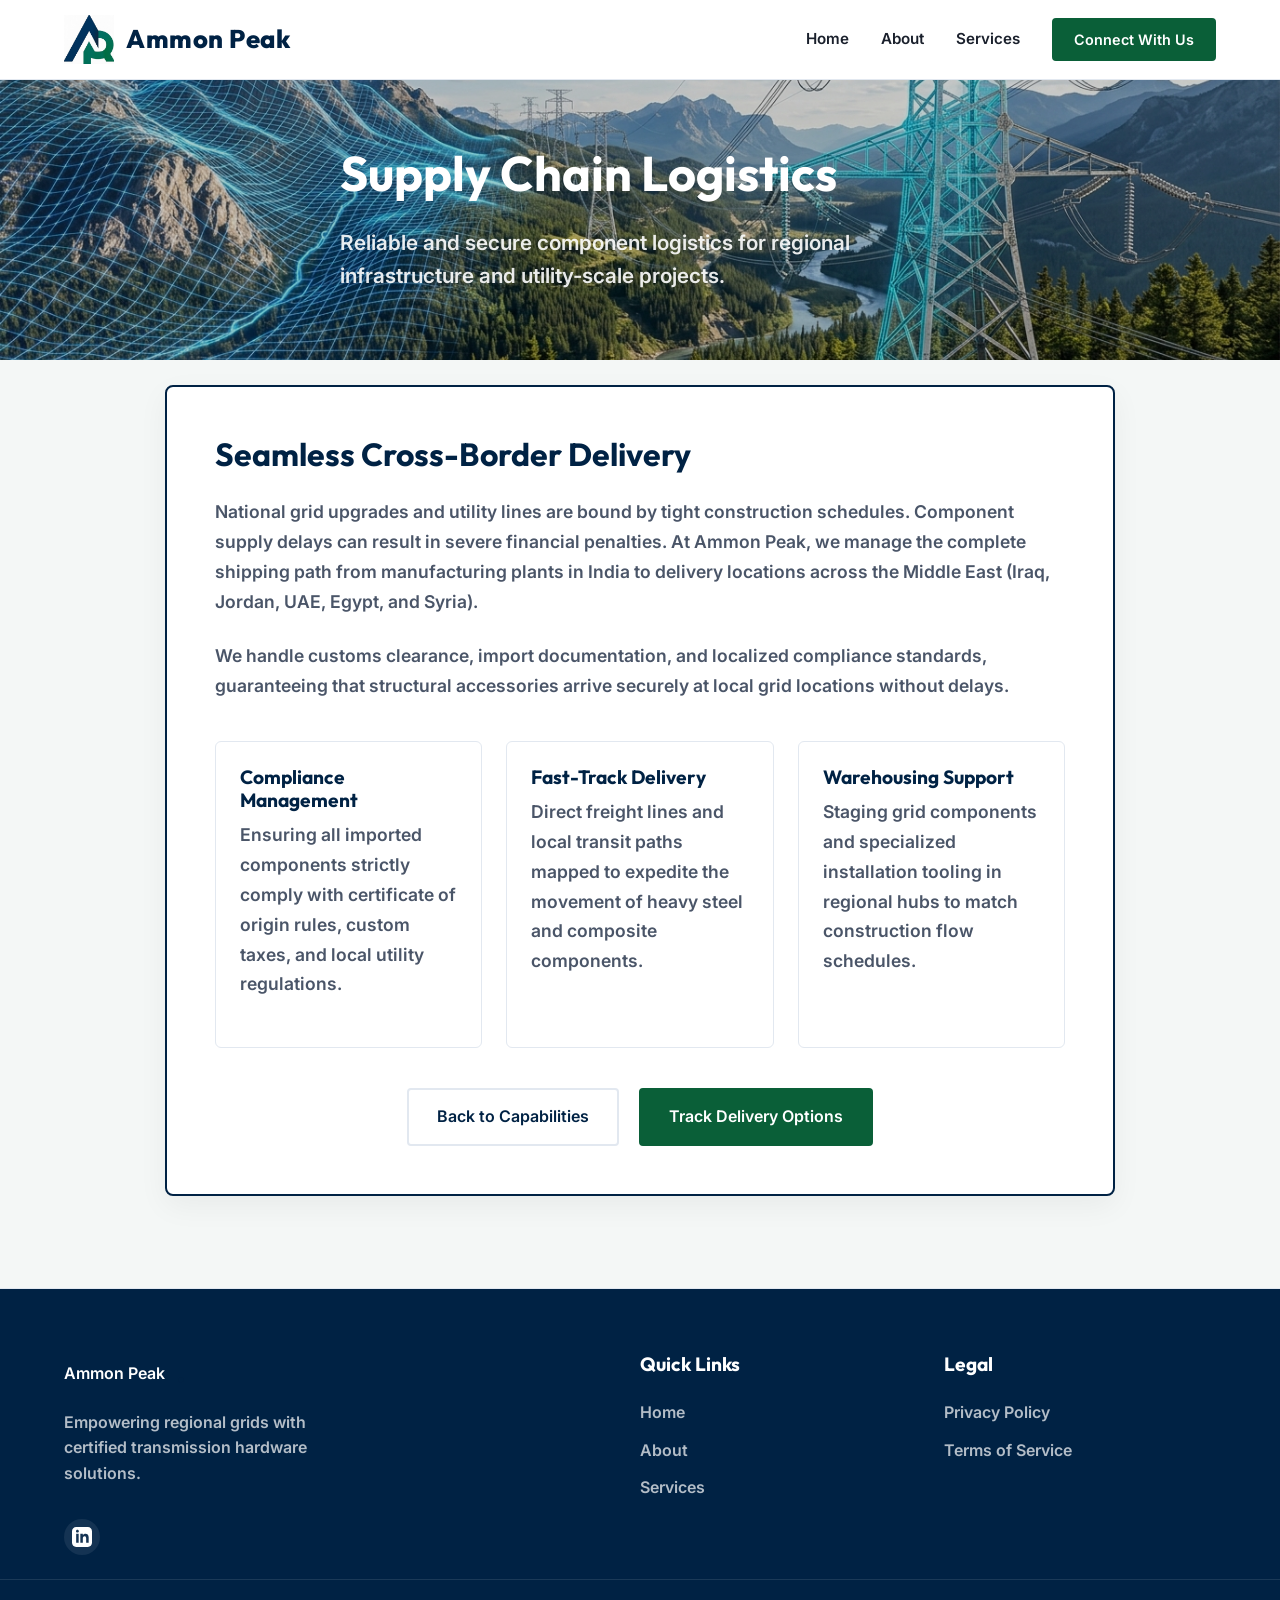
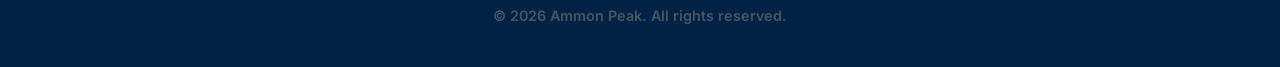
<file: logistics.html>
<!DOCTYPE html>
<html lang="en">
<head>
    <meta charset="UTF-8">
    <meta name="viewport" content="width=device-width, initial-scale=1.0">
    <link rel="icon" type="image/jpeg" href="logo.jpg">
    <meta name="description" content="Supply Chain Logistics - Ammon Peak. Fast-track component logistics and local compliance for energy projects.">
    <title>Supply Chain Logistics | Ammon Peak</title>
    
    <!-- Google Fonts -->
    <link rel="preconnect" href="https://fonts.googleapis.com">
    <link rel="preconnect" href="https://fonts.gstatic.com" crossorigin>
    <link href="https://fonts.googleapis.com/css2?family=Inter:wght@300;400;600;800&family=Outfit:wght@400;700&display=swap" rel="stylesheet">
    
    <!-- CSS -->
    <link rel="stylesheet" href="style.css?v=2">
    
</head>
<body>

    <!-- Navigation -->
    <header class="navbar">
        <div class="container nav-container">
            <a href="index.html" class="logo transition-link">
                <img src="logo.jpg" alt="Ammon Peak Logo">
                <span>Ammon Peak</span>
            </a>
            <nav class="nav-links">
                <a href="index.html#home" class="transition-link">Home</a>
                <a href="index.html#about" class="transition-link">About</a>
                <a href="index.html#services" class="transition-link">Services</a>
                <a href="index.html#contact" class="transition-link btn-primary-sm">Connect With Us</a>
            </nav>
            <div class="mobile-menu-btn">
                <div class="bar"></div>
                <div class="bar"></div>
                <div class="bar"></div>
            </div>
        </div>
    </header>

    <!-- Mobile Menu Overlay -->
    <div class="mobile-menu">
        <a href="index.html#home" class="transition-link">Home</a>
        <a href="index.html#about" class="transition-link">About</a>
        <a href="index.html#services" class="transition-link">Services</a>
        <a href="index.html#contact" class="transition-link">Connect With Us</a>
    </div>

    <!-- Main Content -->
    <main>
        <!-- Hero Section -->
        <section class="hero lazy-bg subpage-hero" data-bg="hero_bg.jpg">
            <div class="hero-overlay"></div>
            <div class="container" style="z-index: 2; position: relative;">
                <div class="hero-content swipe-in-right" style="border: none; background: transparent; backdrop-filter: none; padding: 0;">
                    <h1><span>Supply Chain Logistics</span></h1>
                    <p style="font-size: 1.3rem;">Reliable and secure component logistics for regional infrastructure and utility-scale projects.</p>
                </div>
            </div>
        </section>

        <!-- Details Section -->
        <section class="section-padding" style="background-color: var(--color-bg-alt);">
            <div class="container">
                <div class="detail-card">
                    <h2>Seamless Cross-Border Delivery</h2>
                    <p>National grid upgrades and utility lines are bound by tight construction schedules. Component supply delays can result in severe financial penalties. At Ammon Peak, we manage the complete shipping path from manufacturing plants in India to delivery locations across the Middle East (Iraq, Jordan, UAE, Egypt, and Syria).</p>
                    
                    <p>We handle customs clearance, import documentation, and localized compliance standards, guaranteeing that structural accessories arrive securely at local grid locations without delays.</p>
                    
                    <div class="feature-grid">
                        <div class="feature-item">
                            <h4>Compliance Management</h4>
                            <p>Ensuring all imported components strictly comply with certificate of origin rules, custom taxes, and local utility regulations.</p>
                        </div>
                        <div class="feature-item">
                            <h4>Fast-Track Delivery</h4>
                            <p>Direct freight lines and local transit paths mapped to expedite the movement of heavy steel and composite components.</p>
                        </div>
                        <div class="feature-item">
                            <h4>Warehousing Support</h4>
                            <p>Staging grid components and specialized installation tooling in regional hubs to match construction flow schedules.</p>
                        </div>
                    </div>
                    
                    <div style="text-align: center; margin-top: 2rem;">
                        <a href="index.html#services" class="btn-secondary transition-link">Back to Capabilities</a>
                        <a href="index.html#contact" class="btn-primary transition-link" style="margin-left: 1rem;">Track Delivery Options</a>
                    </div>
                </div>
            </div>
        </section>
    </main>

    <!-- Footer -->
    <footer class="footer">
        <div class="container footer-content">
            <div class="footer-brand">
                <a href="index.html" class="logo transition-link">Ammon Peak<span>.</span></a>
                <p>Empowering regional grids with certified transmission hardware solutions.</p>
                <a href="https://www.linkedin.com/company/135306029/admin/dashboard/" target="_blank" rel="noopener noreferrer" class="social-icon" style="margin-top: 1rem; display: inline-flex; align-items: center; justify-content: center; width: 36px; height: 36px; border-radius: 50%; background-color: rgba(255,255,255,0.08); transition: background-color var(--transition-fast);" onmouseover="this.style.backgroundColor='#0a66c2';" onmouseout="this.style.backgroundColor='rgba(255,255,255,0.08)';">
                    <svg viewBox="0 0 24 24" width="20" height="20" fill="#ffffff" xmlns="http://www.w3.org/2000/svg">
                        <path d="M19 0h-14c-2.761 0-5 2.239-5 5v14c0 2.761 2.239 5 5 5h14c2.762 0 5-2.239 5-5v-14c0-2.761-2.238-5-5-5zm-11 19h-3v-11h3v11zm-1.5-12.268c-.966 0-1.75-.779-1.75-1.75s.784-1.75 1.75-1.75 1.75.779 1.75 1.75-.784 1.75-1.75 1.75zm13.5 12.268h-3v-5.604c0-3.368-4-3.113-4 0v5.604h-3v-11h3v1.765c1.396-2.586 7-2.777 7 2.476v6.759z"/>
                    </svg>
                </a>
            </div>
            <div class="footer-links">
                <h3>Quick Links</h3>
                <a href="index.html#home" class="transition-link">Home</a>
                <a href="index.html#about" class="transition-link">About</a>
                <a href="index.html#services" class="transition-link">Services</a>
            </div>
            <div class="footer-legal">
                <h3>Legal</h3>
                <a href="#">Privacy Policy</a>
                <a href="#">Terms of Service</a>
            </div>
        </div>
        <div class="footer-bottom">
            <p>&copy; <span id="year"></span> Ammon Peak. All rights reserved.</p>
        </div>
    </footer>

    <!-- JS -->
    <script src="script.js"></script>
</body>
</html>
</file>
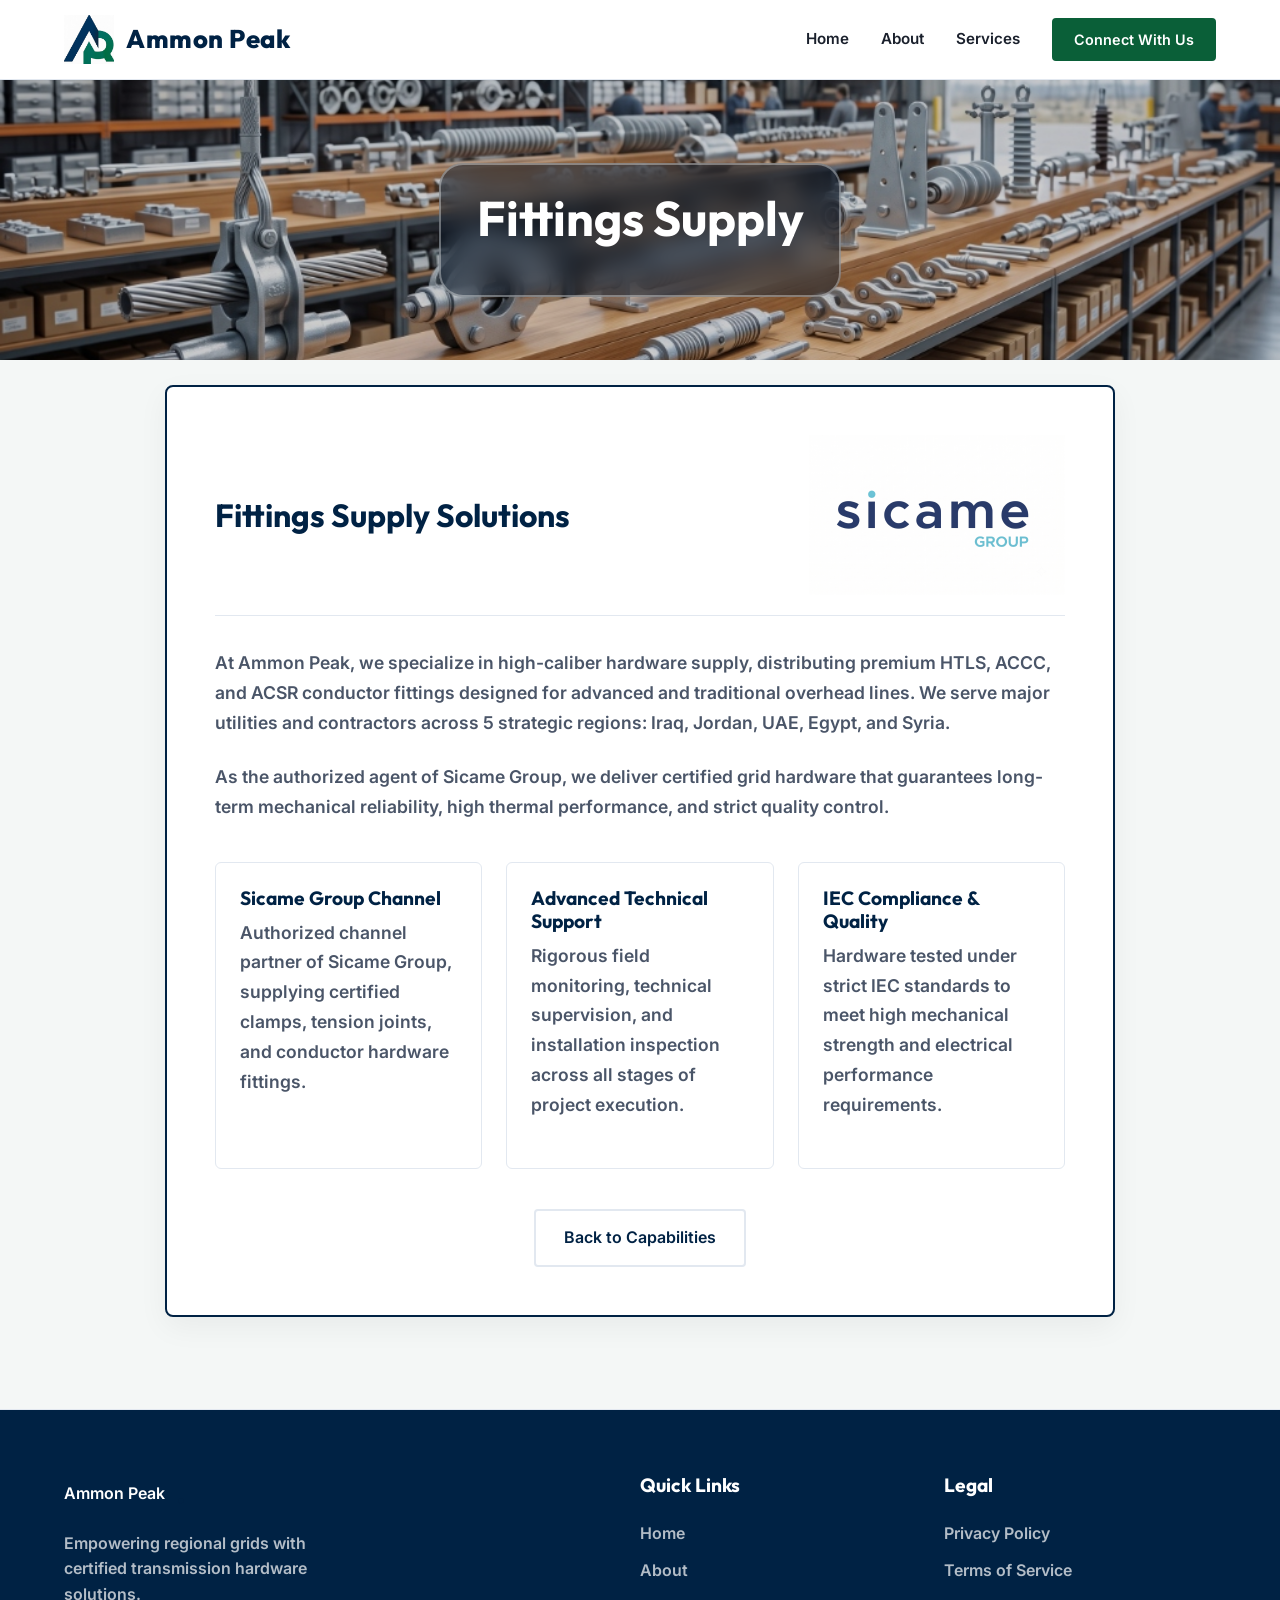
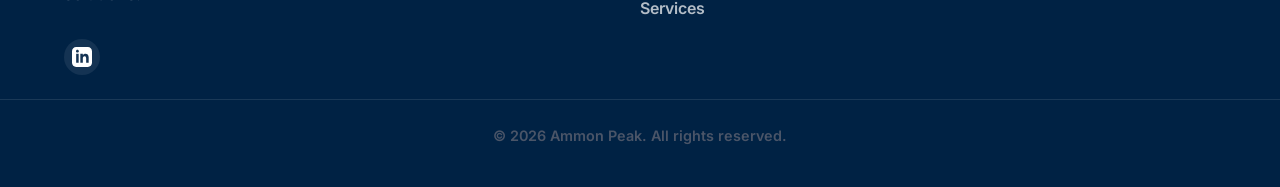
<file: supply.html>
<!DOCTYPE html>
<html lang="en">
<head>
    <meta charset="UTF-8">
    <meta name="viewport" content="width=device-width, initial-scale=1.0">
    <link rel="icon" type="image/jpeg" href="logo.jpg">
    <meta name="description" content="Fittings Supply - Ammon Peak. High-performance HTLS, ACCC, and ACSR conductor hardware fittings.">
    <title>Fittings Supply | Ammon Peak</title>
    
    <!-- Google Fonts -->
    <link rel="preconnect" href="https://fonts.googleapis.com">
    <link rel="preconnect" href="https://fonts.gstatic.com" crossorigin>
    <link href="https://fonts.googleapis.com/css2?family=Inter:wght@300;400;600;800&family=Outfit:wght@400;700&display=swap" rel="stylesheet">
    
    <!-- CSS -->
    <link rel="stylesheet" href="style.css?v=2">
    
</head>
<body>

    <!-- Navigation -->
    <header class="navbar">
        <div class="container nav-container">
            <a href="index.html" class="logo transition-link">
                <img src="logo.jpg" alt="Ammon Peak Logo">
                <span>Ammon Peak</span>
            </a>
            <nav class="nav-links">
                <a href="index.html#home" class="transition-link">Home</a>
                <a href="index.html#about" class="transition-link">About</a>
                <a href="index.html#services" class="transition-link">Services</a>
                <a href="index.html#contact" class="transition-link btn-primary-sm">Connect With Us</a>
            </nav>
            <div class="mobile-menu-btn">
                <div class="bar"></div>
                <div class="bar"></div>
                <div class="bar"></div>
            </div>
        </div>
    </header>

    <!-- Mobile Menu Overlay -->
    <div class="mobile-menu">
        <a href="index.html#home" class="transition-link">Home</a>
        <a href="index.html#about" class="transition-link">About</a>
        <a href="index.html#services" class="transition-link">Services</a>
        <a href="index.html#contact" class="transition-link">Connect With Us</a>
    </div>

    <!-- Main Content -->
    <main>
        <!-- Hero Section -->
        <section class="hero lazy-bg subpage-hero" data-bg="supply_bg.jpg">
            <div class="hero-overlay"></div>
            <div class="container" style="z-index: 2; position: relative;">
                <div class="hero-content swipe-in-right">
                    <h1><span>Fittings Supply</span></h1>
                </div>
            </div>
        </section>

        <!-- Details Section -->
        <section class="section-padding" style="background-color: var(--color-bg-alt);">
            <div class="container">
                <div class="detail-card">
                    <div class="detail-card-header" style="display: flex; align-items: center; justify-content: space-between; flex-wrap: wrap; gap: 1.5rem; margin-bottom: 2rem; border-bottom: 1px solid var(--color-border); padding-bottom: 1.25rem;">
                        <h2 style="margin: 0; color: var(--color-brand-navy);">Fittings Supply Solutions</h2>
                        <img src="sicame_logo.png?v=2" alt="Sicame Group Logo" class="subpage-header-logo">
                    </div>
                    <p>At Ammon Peak, we specialize in high-caliber hardware supply, distributing premium HTLS, ACCC, and ACSR conductor fittings designed for advanced and traditional overhead lines. We serve major utilities and contractors across 5 strategic regions: Iraq, Jordan, UAE, Egypt, and Syria.</p>
                    
                    <p>As the authorized agent of Sicame Group, we deliver certified grid hardware that guarantees long-term mechanical reliability, high thermal performance, and strict quality control.</p>
                    
                    <div class="feature-grid">
                        <div class="feature-item">
                            <h4>Sicame Group Channel</h4>
                            <p>Authorized channel partner of Sicame Group, supplying certified clamps, tension joints, and conductor hardware fittings.</p>
                        </div>
                        <div class="feature-item">
                            <h4>Advanced Technical Support</h4>
                            <p>Rigorous field monitoring, technical supervision, and installation inspection across all stages of project execution.</p>
                        </div>
                        <div class="feature-item">
                            <h4>IEC Compliance & Quality</h4>
                            <p>Hardware tested under strict IEC standards to meet high mechanical strength and electrical performance requirements.</p>
                        </div>
                    </div>
                    
                    <div style="text-align: center; margin-top: 2rem;">
                        <a href="index.html#services" class="btn-secondary transition-link">Back to Capabilities</a>
                    </div>
                </div>
            </div>
        </section>
    </main>

    <!-- Footer -->
    <footer class="footer">
        <div class="container footer-content">
            <div class="footer-brand">
                <a href="index.html" class="logo transition-link">Ammon Peak<span>.</span></a>
                <p>Empowering regional grids with certified transmission hardware solutions.</p>
                <a href="https://www.linkedin.com/company/135306029/admin/dashboard/" target="_blank" rel="noopener noreferrer" class="social-icon" style="margin-top: 1rem; display: inline-flex; align-items: center; justify-content: center; width: 36px; height: 36px; border-radius: 50%; background-color: rgba(255,255,255,0.08); transition: background-color var(--transition-fast);" onmouseover="this.style.backgroundColor='#0a66c2';" onmouseout="this.style.backgroundColor='rgba(255,255,255,0.08)';">
                    <svg viewBox="0 0 24 24" width="20" height="20" fill="#ffffff" xmlns="http://www.w3.org/2000/svg">
                        <path d="M19 0h-14c-2.761 0-5 2.239-5 5v14c0 2.761 2.239 5 5 5h14c2.762 0 5-2.239 5-5v-14c0-2.761-2.238-5-5-5zm-11 19h-3v-11h3v11zm-1.5-12.268c-.966 0-1.75-.779-1.75-1.75s.784-1.75 1.75-1.75 1.75.779 1.75 1.75-.784 1.75-1.75 1.75zm13.5 12.268h-3v-5.604c0-3.368-4-3.113-4 0v5.604h-3v-11h3v1.765c1.396-2.586 7-2.777 7 2.476v6.759z"/>
                    </svg>
                </a>
            </div>
            <div class="footer-links">
                <h3>Quick Links</h3>
                <a href="index.html#home" class="transition-link">Home</a>
                <a href="index.html#about" class="transition-link">About</a>
                <a href="index.html#services" class="transition-link">Services</a>
            </div>
            <div class="footer-legal">
                <h3>Legal</h3>
                <a href="#">Privacy Policy</a>
                <a href="#">Terms of Service</a>
            </div>
        </div>
        <div class="footer-bottom">
            <p>&copy; <span id="year"></span> Ammon Peak. All rights reserved.</p>
        </div>
    </footer>

    <!-- JS -->
    <script src="script.js"></script>
</body>
</html>
</file>
<file: style.css>
/* --- Variables & Theme --- */
:root {
    --color-bg-main: #ffffff;
    --color-bg-alt: #f4f7f6;
    --color-card-bg: #ffffff;
    --color-brand-navy: #002244;
    --color-accent-green: #0a5f38;
    --color-accent-green-light: #128a54;
    --color-text-main: #1a202c;
    --color-text-muted: #4a5568;
    --color-text-light: #ffffff;
    --color-border: #e2e8f0;
    
    /* Typography */
    --font-primary: 'Inter', sans-serif;
    --font-heading: 'Outfit', sans-serif;
    
    /* Spacing */
    --section-padding: 60px 0;
    
    /* Transitions */
    --transition-fast: 0.2s ease;
    --transition-medium: 0.4s cubic-bezier(0.645, 0.045, 0.355, 1);
}

/* --- Resets & Base --- */
* {
    margin: 0;
    padding: 0;
    box-sizing: border-box;
}

html {
    scroll-behavior: smooth;
    font-size: 16px;
    scroll-padding-top: 115px;
}

body {
    font-family: var(--font-primary);
    background-color: var(--color-bg-main);
    color: var(--color-text-main);
    line-height: 1.6;
    overflow-x: hidden;
    font-weight: 600; /* All standard text rendered bold */
}

h1, h2, h3, h4, h5, h6 {
    font-family: var(--font-heading);
    color: var(--color-brand-navy);
    font-weight: 700;
    line-height: 1.2;
}

p {
    color: var(--color-text-muted);
    margin-bottom: 1rem;
}

a {
    text-decoration: none;
    color: inherit;
    transition: color var(--transition-fast);
}

img {
    max-width: 100%;
    height: auto;
    display: block;
}

.container {
    width: 90%;
    max-width: 1200px;
    margin: 0 auto;
}

.section-padding {
    padding: var(--section-padding);
}

.bg-alt {
    background-color: var(--color-bg-alt);
}

/* --- Typography Utilities --- */
.section-title {
    font-size: 2.5rem;
    margin-bottom: 1.5rem;
    position: relative;
    display: inline-block;
}

.section-title::after {
    content: '';
    position: absolute;
    bottom: -10px;
    left: 0;
    width: 60px;
    height: 4px;
    background-color: var(--color-accent-green);
    border-radius: 2px;
}

.section-header {
    text-align: center;
    margin-bottom: 2.5rem;
}

.section-header .section-title::after {
    left: 50%;
    transform: translateX(-50%);
}

.section-header p {
    max-width: 600px;
    margin: 0 auto;
    font-size: 1.1rem;
}

/* --- Buttons --- */
.btn-primary, .btn-secondary, .btn-primary-sm {
    display: inline-block;
    padding: 14px 28px;
    border-radius: 4px;
    font-weight: 600;
    font-size: 1rem;
    text-align: center;
    cursor: pointer;
    transition: all var(--transition-medium);
    border: 2px solid transparent;
}

.btn-primary-sm {
    padding: 8px 20px;
    font-size: 0.9rem;
}

.btn-primary, .btn-primary-sm {
    background-color: var(--color-accent-green);
    color: var(--color-text-light);
    border-color: var(--color-accent-green);
}

.btn-primary:hover, .btn-primary-sm:hover {
    background-color: transparent;
    color: var(--color-accent-green);
    border-color: var(--color-accent-green);
    transform: translateY(-2px);
    box-shadow: 0 10px 20px -10px rgba(10, 95, 56, 0.5);
}

.btn-secondary {
    background-color: transparent;
    color: var(--color-brand-navy);
    border-color: var(--color-border);
}

.btn-secondary:hover {
    border-color: var(--color-brand-navy);
    transform: translateY(-2px);
}

.btn-block {
    display: block;
    width: 100%;
}

/* --- Navigation --- */
.navbar {
    position: fixed;
    top: 0;
    left: 0;
    width: 100%;
    height: 80px;
    background-color: #ffffff;
    z-index: 1000;
    border-bottom: 1px solid var(--color-border);
    transition: all var(--transition-medium);
}

.navbar.scrolled {
    height: 70px;
    box-shadow: 0 10px 30px -10px rgba(0, 0, 0, 0.1);
}

.nav-container {
    height: 100%;
    display: flex;
    justify-content: space-between;
    align-items: center;
}

.logo {
    display: flex;
    align-items: center;
    gap: 0.75rem;
}

.logo img {
    max-height: 50px;
    width: auto;
    object-fit: contain;
}

.logo span {
    font-family: var(--font-heading);
    font-size: 1.6rem;
    font-weight: 800;
    color: var(--color-brand-navy);
    letter-spacing: 0.5px;
}

.nav-links {
    display: flex;
    align-items: center;
    gap: 2rem;
}

.nav-links a:not(.btn-primary-sm) {
    font-size: 0.95rem;
    font-weight: 600;
    position: relative;
    color: var(--color-text-main);
}

.nav-links a:not(.btn-primary-sm):hover {
    color: var(--color-accent-green);
}

/* Mobile Menu Button */
.mobile-menu-btn {
    display: none;
    cursor: pointer;
    z-index: 1001;
}

.mobile-menu-btn .bar {
    width: 25px;
    height: 2px;
    background-color: var(--color-brand-navy);
    margin: 5px 0;
    transition: 0.3s;
}

/* Mobile Menu Overlay */
.mobile-menu {
    position: fixed;
    top: 0;
    right: -100%;
    width: 70%;
    max-width: 300px;
    height: 100vh;
    background-color: var(--color-brand-navy);
    display: flex;
    flex-direction: column;
    justify-content: center;
    align-items: center;
    gap: 2rem;
    z-index: 999;
    transition: 0.5s cubic-bezier(0.77, 0.2, 0.05, 1.0);
    box-shadow: -10px 0 30px rgba(0, 0, 0, 0.2);
}

.mobile-menu.active {
    right: 0;
}

.mobile-menu a {
    font-size: 1.2rem;
    font-weight: 600;
    color: var(--color-text-light);
}

.mobile-menu a:hover {
    color: var(--color-accent-green-light);
}

/* --- Hero Section --- */
.hero {
    height: 100vh;
    min-height: 600px;
    display: flex;
    align-items: center;
    position: relative;
    background-size: cover;
    background-repeat: no-repeat;
    background-position: center;
    background-color: #ffffff;
}

.lazy-bg {
    background-image: none;
    transition: background-image 0.5s ease-in-out;
}

.subpage-hero {
    height: 40vh !important;
    min-height: 320px !important;
    padding-top: 100px;
}

.subpage-hero .hero-content h1 {
    font-size: clamp(2rem, 3.8vw, 3.2rem); /* Sized down to fit long titles cleanly */
}

.hero-overlay {
    position: absolute;
    inset: 0;
    background: rgba(0, 0, 0, 0.2); /* Subtle dark overlay to let the gradient show clearly */
    z-index: 1;
}

.hero-content {
    position: relative;
    z-index: 2;
    max-width: 950px; /* Extended to the right to fit the background area */
    width: fit-content; /* Shrinks container width to fit the text length */
    margin: 0 auto; /* Centers the container */
    padding: 1.5rem 2.2rem; /* Reduced height by shrinking padding */
    border-radius: 24px; /* Soft, highly rounded edges */
    border: 2px solid rgba(255, 255, 255, 0.35); /* Translucent white border */
    background-color: rgba(2, 17, 36, 0.45); /* Glassmorphism translucent background */
    backdrop-filter: blur(12px);
    -webkit-backdrop-filter: blur(12px);
}

/* White Theme text & button overrides inside hero */
.hero .hero-content h1, 
.hero .hero-content h1 span {
    color: #ffffff;
    margin-bottom: 0.75rem; /* Shrunk spacing under title */
}

.hero .hero-content p {
    color: rgba(255, 255, 255, 0.9);
}

.hero .hero-content .hero-btns .btn-secondary {
    color: #ffffff;
    border-color: rgba(255, 255, 255, 0.4);
}

.hero .hero-content .hero-btns .btn-secondary:hover {
    border-color: #ffffff;
    background-color: rgba(255, 255, 255, 0.05);
    color: #ffffff;
}

/* --- Light/White Hero Theme Override (Homepage only) --- */
.hero-light {
    /* White background in padding area, transparent border area for the rotating glow */
    background: linear-gradient(#ffffff, #ffffff) padding-box; 
    border: 3px solid transparent; /* 3px track for the glow line */
    border-radius: 24px;
    backdrop-filter: none;
    -webkit-backdrop-filter: none;
    box-shadow: 0 15px 35px rgba(0, 0, 0, 0.08); 
    position: relative;
    overflow: hidden; /* Clips the rotating background to the rounded edges */
}

/* Rotating Glow constrained exactly to the border edges */
.hero-light::before {
    content: '';
    position: absolute;
    top: -50%;
    left: -50%;
    width: 200%;
    height: 200%;
    background: conic-gradient(
        from 0deg,
        rgba(255, 255, 255, 0.95) 0%,
        rgba(255, 255, 255, 0) 25%,
        rgba(255, 255, 255, 0) 95%,
        rgba(255, 255, 255, 0.95) 100%
    );
    z-index: -1;
    animation: rotate-glow 6s linear infinite; /* Sweeps along the border edges */
    pointer-events: none;
}

@keyframes rotate-glow {
    0% {
        transform: rotate(0deg);
    }
    100% {
        transform: rotate(360deg);
    }
}

.hero-light.hero-content h1,
.hero-light.hero-content h1 span {
    color: var(--color-brand-navy);
}

.hero-light.hero-content p {
    color: var(--color-text-muted);
}

.hero-light.hero-content .hero-btns .btn-secondary {
    color: var(--color-brand-navy);
    border-color: rgba(0, 34, 68, 0.3);
}

.hero-light.hero-content .hero-btns .btn-secondary:hover {
    border-color: var(--color-brand-navy);
    background-color: rgba(0, 34, 68, 0.05);
    color: var(--color-brand-navy);
}

.hero h1 {
    font-size: clamp(3rem, 5vw, 4.5rem);
    margin-bottom: 1.5rem;
    color: #ffffff; /* White text for contrast */
    display: inline-flex;
    align-items: center;
    justify-content: center;
    flex-wrap: wrap;
}

.hero-logo {
    height: clamp(3rem, 5vw, 4.5rem);
    width: auto;
    object-fit: contain;
    margin-right: 1.25rem;
    mix-blend-mode: multiply; /* Blends out the white background */
}

.hero h1 span {
    color: #ffffff;
}

.hero p {
    font-size: 1.2rem;
    max-width: 600px;
    margin-bottom: 1.5rem;
    color: rgba(255, 255, 255, 0.9); /* Muted white text */
}

.hero-btns {
    display: flex;
    gap: 1rem;
    flex-wrap: wrap;
}

/* --- Hero Scroll Indicator --- */
.scroll-indicator {
    position: absolute;
    right: 6rem;
    top: 56%;
    transform: translateY(-50%);
    display: flex;
    flex-direction: column;
    align-items: center;
    gap: 2.5rem;
    color: #ffffff; /* Solid white text for visibility */
    z-index: 10;
    text-decoration: none;
    cursor: pointer;
    filter: drop-shadow(0 4px 8px rgba(0, 0, 0, 0.75)); /* Dark drop shadow around the whole widget */
    transition: color var(--transition-medium), opacity var(--transition-medium);
}

.scroll-indicator:hover {
    color: #ffffff;
    opacity: 1;
    filter: drop-shadow(0 4px 12px rgba(0, 0, 0, 0.9));
}

.scroll-indicator:hover .arrow-line {
    background-color: #ffffff;
}

.scroll-indicator:hover .arrow-line::after {
    border-color: #ffffff;
}

.scroll-indicator .vertical-text {
    writing-mode: vertical-rl;
    text-orientation: upright;
    font-family: var(--font-heading);
    font-weight: 900;
    font-size: 1.35rem;
    letter-spacing: 0.55em;
    text-transform: uppercase;
    animation: text-glow-pulse 4s infinite ease-in-out;
}

.scroll-indicator .arrow-line {
    width: 5px;
    height: 120px;
    background-color: rgba(255, 255, 255, 0.65); /* Brighter line track */
    position: relative;
    border-radius: 3px;
    transition: background-color var(--transition-medium);
}

.scroll-indicator .scroll-dot {
    position: absolute;
    top: 0;
    left: 50%;
    transform: translateX(-50%);
    width: 11px;
    height: 11px;
    background-color: #ffffff;
    border-radius: 50%;
    box-shadow: 0 0 12px rgba(255, 255, 255, 0.95), 0 0 24px rgba(255, 255, 255, 0.6);
    animation: scroll-dot-slide 2.2s infinite cubic-bezier(0.15, 0.41, 0.69, 0.94);
}

.scroll-indicator .arrow-line::after {
    content: '';
    position: absolute;
    bottom: -3px;
    left: 50%;
    transform: translateX(-50%) rotate(45deg);
    width: 18px;
    height: 18px;
    border-bottom: 4px solid #ffffff; /* Solid white arrowhead border */
    border-right: 4px solid #ffffff;
    transform-origin: center;
    transition: border-color var(--transition-medium);
    animation: arrow-head-pulse 2.2s infinite ease-in-out;
}

@keyframes text-glow-pulse {
    0%, 100% {
        color: rgba(255, 255, 255, 0.85);
        text-shadow: 0 2px 4px rgba(0, 0, 0, 0.5); /* Maintain dark contrast shadow */
    }
    50% {
        color: #ffffff;
        text-shadow: 0 2px 4px rgba(0, 0, 0, 0.5), 0 0 15px rgba(255, 255, 255, 0.8), 0 0 30px rgba(255, 255, 255, 0.5);
    }
}

@keyframes scroll-dot-slide {
    0% {
        top: 0;
        opacity: 0;
    }
    10% {
        opacity: 1;
    }
    85% {
        opacity: 1;
    }
    100% {
        top: 110px;
        opacity: 0;
    }
}

@keyframes arrow-head-pulse {
    0%, 100% {
        border-color: rgba(255, 255, 255, 0.85);
        transform: translateX(-50%) rotate(45deg) scale(1);
    }
    50% {
        border-color: #ffffff;
        transform: translateX(-50%) rotate(45deg) scale(1.2);
    }
}

@media (max-width: 1024px) {
    .scroll-indicator {
        display: none;
    }
}

/* --- Hero Grid & Split Layout --- */
.hero-grid {
    display: grid;
    grid-template-columns: 1.15fr 0.85fr;
    gap: 3rem;
    align-items: center;
    width: 100%;
    z-index: 2;
    position: relative;
}

.hero-centered {
    display: flex !important;
    justify-content: center;
    align-items: center;
    width: 100%;
    z-index: 2;
    position: relative;
}

.hero-centered .hero-left {
    display: flex;
    justify-content: center;
    width: 100%;
}

.hero-centered .hero-content {
    text-align: center;
    margin: 0 auto;
    max-width: 800px;
}

.hero-centered .hero-content p {
    margin-left: auto;
    margin-right: auto;
}

.hero-centered .hero-btns {
    justify-content: center;
}

.hero-left, .hero-right {
    width: 100%;
}

.hero-about-box {
    padding: 2.5rem;
    border-radius: 8px;
    border: 2px solid rgba(255, 255, 255, 0.35);
    background-color: rgba(2, 17, 36, 0.45);
    backdrop-filter: blur(12px);
    -webkit-backdrop-filter: blur(12px);
}

.hero-about-box h2 {
    color: #ffffff;
    font-size: 2rem;
    margin-bottom: 1rem;
}

.hero-about-box p {
    color: rgba(255, 255, 255, 0.9);
    font-size: 1.1rem;
    margin-bottom: 0;
    line-height: 1.6;
}

.hero-btns .btn-secondary {
    color: #ffffff;
    border-color: rgba(255, 255, 255, 0.4);
}

.hero-btns .btn-secondary:hover {
    border-color: #ffffff;
    color: #ffffff;
    background-color: rgba(255, 255, 255, 0.05);
}

/* --- About Section --- */
.about-grid {
    display: grid;
    grid-template-columns: 1fr 1fr;
    gap: 2.5rem;
    align-items: center;
}

.about-list {
    list-style: none;
    margin-top: 1.5rem;
}

.about-list li {
    margin-bottom: 0.5rem;
    color: var(--color-text-main);
    font-weight: 600;
}

.about-stats {
    display: grid;
    grid-template-columns: 1fr 1fr;
    gap: 1rem;
}

.stat-card {
    background-color: transparent;
    padding: 2rem;
    border-radius: 8px;
    text-align: center;
    border: 2px solid var(--color-brand-navy);
    transition: transform var(--transition-medium);
    box-shadow: none;
}

.stat-card:hover {
    transform: translateY(-5px);
    border-color: var(--color-accent-green);
    box-shadow: 0 10px 15px -3px rgba(0, 0, 0, 0.1);
}

.stat-card h3 {
    font-size: 2.5rem;
    color: var(--color-brand-navy);
    margin-bottom: 0.5rem;
}

.stat-card p {
    margin: 0;
    font-size: 0.9rem;
    font-weight: 600;
}

/* --- Services Section --- */
.services-grid {
    display: grid;
    grid-template-columns: repeat(auto-fit, minmax(250px, 1fr));
    gap: 1.5rem;
}

.service-card {
    display: block;
    background-color: transparent;
    padding: 2rem 1.75rem; /* Slightly smaller padding */
    border-radius: 8px;
    border: 2px solid var(--color-brand-navy);
    transition: var(--transition-medium);
    position: relative;
    overflow: hidden;
    z-index: 1;
    box-shadow: none;
    text-decoration: none;
    color: inherit;
    text-align: center; /* Centered content */
}

.service-card::before {
    content: '';
    position: absolute;
    top: 0;
    left: 0;
    width: 100%;
    height: 0%;
    background-color: var(--color-brand-navy);
    transition: var(--transition-medium);
    z-index: -1;
}

.service-card:hover::before {
    height: 100%;
}

.service-card:hover {
    transform: translateY(-10px);
    border-color: var(--color-brand-navy);
    box-shadow: 0 10px 20px rgba(0,0,0,0.1);
}

.service-card:hover h3, 
.service-card:hover p {
    color: var(--color-text-light);
}

.service-card:hover .service-card-link-text {
    color: var(--color-accent-green); /* Keep it green on hover */
}

.service-card-link-text {
    color: var(--color-accent-green); /* Deep Green default */
    font-weight: 600;
    margin-top: 1rem;
    font-size: 0.9rem;
    transition: color var(--transition-medium);
}

.service-card .icon {
    font-size: 2.5rem;
    margin-bottom: 1.5rem;
}

.service-card h3 {
    font-size: 1.25rem;
    margin-bottom: 1rem;
    transition: color var(--transition-medium);
}
.service-card p {
    transition: color var(--transition-medium);
}

/* --- CTA Section --- */
.cta {
    background: linear-gradient(135deg, var(--color-brand-navy) 0%, var(--color-accent-green) 100%);
    text-align: center;
    border-top: 1px solid var(--color-border);
    border-bottom: 1px solid var(--color-border);
}

.cta-container h2 {
    font-size: 2.5rem;
    margin-bottom: 1rem;
    color: var(--color-text-light);
}

.cta-container p {
    color: var(--color-text-light);
    opacity: 0.9;
    font-size: 1.1rem;
    margin-bottom: 2rem;
}

/* --- Contact Section --- */
.contact-grid {
    display: grid;
    grid-template-columns: 1fr 1fr;
    gap: 2.5rem;
}

.info-item {
    display: flex;
    align-items: flex-start;
    gap: 1rem;
    margin-bottom: 1.25rem;
}

.info-item .icon {
    font-size: 1.5rem;
    background-color: var(--color-bg-alt);
    width: 50px;
    height: 50px;
    display: flex;
    align-items: center;
    justify-content: center;
    border-radius: 50%;
    border: 1px solid var(--color-border);
}

.info-item h4 {
    margin-bottom: 0.25rem;
}

.contact-form {
    background-color: transparent;
    padding: 2.5rem;
    border-radius: 8px;
    border: 2px solid var(--color-brand-navy);
    box-shadow: none;
}

.form-group {
    margin-bottom: 1.5rem;
}

.form-group label {
    display: block;
    margin-bottom: 0.5rem;
    font-weight: 600;
    font-size: 0.9rem;
}

.form-group input,
.form-group select,
.form-group textarea {
    width: 100%;
    padding: 12px 15px;
    background-color: var(--color-bg-main);
    border: 1px solid var(--color-border);
    border-radius: 4px;
    color: var(--color-text-main);
    font-family: inherit;
    transition: var(--transition-fast);
}

.form-group input:focus,
.form-group select:focus,
.form-group textarea:focus {
    outline: none;
    border-color: var(--color-accent-green);
    box-shadow: 0 0 0 2px rgba(10, 95, 56, 0.2);
}

.form-status {
    margin-top: 1rem;
    text-align: center;
    font-weight: 600;
    display: none;
}
.form-status.success { color: #0a5f38; display: block; }
.form-status.error { color: #e53e3e; display: block; }


/* --- Footer --- */
.footer {
    background-color: var(--color-brand-navy);
    border-top: 1px solid var(--color-border);
    padding-top: 4rem;
    color: var(--color-text-light);
}

.footer-content {
    display: grid;
    grid-template-columns: 2fr 1fr 1fr;
    gap: 2rem;
    margin-bottom: 1.5rem;
}

.footer-brand .logo {
    color: var(--color-text-light);
}

.footer-brand p {
    margin-top: 1rem;
    max-width: 300px;
    color: rgba(255,255,255,0.7);
}

.footer h3 {
    font-size: 1.2rem;
    margin-bottom: 1.5rem;
    color: var(--color-text-light);
}

.footer-links a,
.footer-legal a {
    display: block;
    margin-bottom: 0.75rem;
    color: rgba(255,255,255,0.7);
}

.footer-links a:hover,
.footer-legal a:hover {
    color: var(--color-accent-green-light);
    transform: translateX(5px);
}

.footer-bottom {
    text-align: center;
    padding: 1.5rem 0;
    border-top: 1px solid rgba(255,255,255,0.1);
    font-size: 0.9rem;
    color: rgba(255,255,255,0.7);
}

/* --- Animations --- */
.fade-in-up {
    opacity: 0;
    transform: translateY(40px) scaleY(0.85) scaleX(0.95);
    transition: opacity 1.6s ease, transform 2.0s cubic-bezier(0.25, 1, 0.5, 1);
}

.fade-in-left {
    opacity: 0;
    transform: translateX(-40px) scaleX(0.85) scaleY(0.95);
    transition: opacity 1.6s ease, transform 2.0s cubic-bezier(0.25, 1, 0.5, 1);
}

.fade-in-right {
    opacity: 0;
    transform: translateX(40px) scaleX(0.85) scaleY(0.95);
    transition: opacity 1.6s ease, transform 2.0s cubic-bezier(0.25, 1, 0.5, 1);
}

.fade-in-up.visible,
.fade-in-left.visible,
.fade-in-right.visible {
    opacity: 1;
    transform: translate(0) scale(1);
}

/* --- Slower Swipe Transitions --- */
.swipe-in-left {
    opacity: 0;
    transform: translateX(-150px);
    transition: opacity 1.6s ease, transform 2.0s cubic-bezier(0.25, 1, 0.5, 1);
}

.swipe-in-right {
    opacity: 0;
    transform: translateX(150px);
    transition: opacity 1.6s ease, transform 2.0s cubic-bezier(0.25, 1, 0.5, 1);
}

.swipe-in-left.visible,
.swipe-in-right.visible {
    opacity: 1;
    transform: translateX(0);
}

.delay-1 { transition-delay: 0.1s; }
.delay-2 { transition-delay: 0.2s; }
.delay-3 { transition-delay: 0.3s; }
.delay-4 { transition-delay: 0.4s; }


/* --- Responsive Design --- */
@media screen and (max-width: 992px) {
    .hero-grid {
        grid-template-columns: 1fr;
        gap: 2rem;
    }
    
    .hero {
        height: auto;
        min-height: 100vh;
        padding: 120px 0 60px 0;
    }

    .about-grid, .contact-grid {
        grid-template-columns: 1fr;
        gap: 3rem;
    }
    
    .footer-content {
        grid-template-columns: 1fr 1fr;
    }

    /* Hide scroll indicator on tablets and mobiles */
    .scroll-indicator {
        display: none !important;
    }

    /* Center the checklist and logo on small screens */
    .about-partner-row {
        justify-content: center !important;
        text-align: center !important;
        gap: 1.5rem !important;
    }
}

@media screen and (max-width: 768px) {
    .nav-links {
        display: none;
    }
    
    .mobile-menu-btn {
        display: block;
    }
    
    .hero h1 {
        font-size: 2.5rem;
    }
    
    .section-padding {
        padding: 70px 0;
    }
    
    .footer-content {
        grid-template-columns: 1fr;
        gap: 2rem;
    }
    
    .mobile-menu-btn.active .bar:nth-child(1) {
        transform: translateY(7px) rotate(45deg);
    }
    
    .mobile-menu-btn.active .bar:nth-child(2) {
        opacity: 0;
    }
    
    .mobile-menu-btn.active .bar:nth-child(3) {
        transform: translateY(-7px) rotate(-45deg);
    }

    /* Tighter padding for hero boxes on mobile screens */
    .hero-content {
        padding: 1.25rem 1.25rem !important;
        border-radius: 16px !important;
    }

    /* Center and shrink subpage header partner logos on mobile */
    .detail-card-header {
        justify-content: center !important;
        text-align: center !important;
    }

    .subpage-header-logo {
        height: 90px !important;
    }
}

/* --- Page Transition Overlay --- */
.page-transition-overlay {
    position: fixed;
    top: 0;
    left: 0;
    width: 100%;
    height: 100%;
    background-color: var(--color-brand-navy);
    z-index: 10000;
    opacity: 1;
    pointer-events: all;
    transition: opacity 0.5s ease-in-out;
}

.page-transition-overlay.loaded {
    opacity: 0;
    pointer-events: none;
}

.page-transition-overlay.exiting {
    opacity: 1;
    pointer-events: all;
}

/* --- Subpage Detail Card --- */
.detail-card {
    padding: 3rem;
    border-radius: 8px;
    border: 2px solid var(--color-brand-navy);
    margin-left: auto;
    margin-right: auto;
    max-width: 950px; /* Narrower width */
    position: relative;
    z-index: 10;
    background-color: #ffffff;
    margin-bottom: 2rem;
    box-shadow: 0 10px 30px rgba(0, 0, 0, 0.05);
}

.detail-card:first-of-type {
    margin-top: -35px; /* Shifted down (less overlap) */
}

.detail-card h2 {
    margin-bottom: 1.5rem;
    font-size: 2rem;
}

.detail-card p {
    font-size: 1.1rem;
    margin-bottom: 1.5rem;
    line-height: 1.7;
}

.feature-grid {
    display: grid;
    grid-template-columns: repeat(auto-fit, minmax(260px, 1fr));
    gap: 1.5rem;
    margin: 2.5rem 0;
}

.feature-item {
    padding: 1.5rem;
    border-radius: 6px;
    border: 1px solid var(--color-border);
}

.feature-item h4 {
    margin-bottom: 0.5rem;
    font-size: 1.2rem;
}

/* --- Flex Accordion Grid --- */
.flex-accordion {
    display: flex;
    gap: 1.5rem;
    max-width: 1150px;
    margin: -35px auto 0 auto;
    position: relative;
    z-index: 10;
    width: 100%;
    height: 420px; /* Fixed height for horizontal flex transitions */
}

.accordion-card {
    flex: 1;
    background-color: #ffffff; /* Pure white by default */
    padding: 2.5rem;
    border-radius: 8px;
    border: 1px solid var(--color-border);
    box-shadow: 0 10px 30px rgba(0, 0, 0, 0.05);
    color: var(--color-text-main);
    display: flex;
    flex-direction: column;
    justify-content: flex-start;
    overflow: hidden;
    position: relative;
    transition: flex 0.7s cubic-bezier(0.25, 1, 0.5, 1), 
                background-color 0.6s cubic-bezier(0.25, 1, 0.5, 1),
                border-color 0.6s cubic-bezier(0.25, 1, 0.5, 1),
                box-shadow 0.6s cubic-bezier(0.25, 1, 0.5, 1);
}

/* Accordion hover logic: non-hovered contract, hovered expand */
.flex-accordion:hover .accordion-card {
    flex: 0.6;
    opacity: 0.85; /* Soft opacity dimming for non-hovered cards */
}

.flex-accordion .accordion-card:hover {
    flex: 1.8;
    opacity: 1;
    background-color: #1A365D; /* Dark Blue on hover */
    border-color: #1A365D;
    box-shadow: 0 15px 35px rgba(26, 54, 93, 0.3);
}

.accordion-card .icon {
    font-size: 2.5rem;
    margin-bottom: 1.25rem;
    transition: transform 0.6s cubic-bezier(0.25, 1, 0.5, 1);
}

.accordion-card h3 {
    font-size: 1.35rem;
    margin-bottom: 0.75rem;
    color: var(--color-brand-navy); /* Dark title default */
    font-family: var(--font-heading);
    transition: color 0.6s cubic-bezier(0.25, 1, 0.5, 1);
}

.accordion-card:hover h3 {
    color: #ffffff; /* White title on hover */
}

.accordion-card .card-initial p {
    color: var(--color-text-muted); /* Gray text default */
    font-size: 0.95rem;
    line-height: 1.5;
    margin-bottom: 0;
    transition: color 0.6s cubic-bezier(0.25, 1, 0.5, 1);
}

.accordion-card:hover .card-initial p {
    color: rgba(255, 255, 255, 0.9); /* White text on hover */
}

/* Expanded rich text panel */
.accordion-card .card-details {
    opacity: 0;
    visibility: hidden;
    margin-top: 1.25rem;
    padding-top: 1.25rem;
    border-top: 1px solid var(--color-border);
    transition: opacity 0.5s cubic-bezier(0.25, 1, 0.5, 1) 0.15s, 
                visibility 0.5s cubic-bezier(0.25, 1, 0.5, 1) 0.15s, 
                border-color 0.6s cubic-bezier(0.25, 1, 0.5, 1);
    flex-grow: 1;
}

.accordion-card:hover .card-details {
    border-top-color: rgba(255, 255, 255, 0.15);
}

.accordion-card .card-details h5 {
    color: var(--color-accent-green); /* Green header default */
    font-size: 0.9rem;
    text-transform: uppercase;
    letter-spacing: 1px;
    margin-bottom: 0.5rem;
    font-weight: 600;
    transition: color 0.6s cubic-bezier(0.25, 1, 0.5, 1);
}

.accordion-card:hover .card-details h5 {
    color: var(--color-accent-green-light); /* Brighter green on hover */
}

.accordion-card .card-details ul {
    list-style: none;
    padding-left: 0;
}

.accordion-card .card-details ul li {
    font-size: 0.9rem;
    color: var(--color-text-main); /* Dark text list default */
    margin-bottom: 0.4rem;
    display: flex;
    align-items: center;
    gap: 0.5rem;
    transition: color 0.6s cubic-bezier(0.25, 1, 0.5, 1);
}

.accordion-card:hover .card-details ul li {
    color: rgba(255, 255, 255, 0.9); /* White text list on hover */
}

.accordion-card:hover .card-details {
    opacity: 1;
    visibility: visible;
}

.accordion-card:hover .icon {
    transform: scale(1.1);
}

/* --- Responsive Design --- */
@media screen and (max-width: 992px) {
    .flex-accordion {
        flex-direction: column;
        height: auto;
        min-height: 650px;
        margin-top: 0;
        gap: 1.25rem;
    }
    
    .accordion-card {
        flex: none;
        height: 155px;
        transition: height 0.7s cubic-bezier(0.25, 1, 0.5, 1), 
                    background-color 0.6s cubic-bezier(0.25, 1, 0.5, 1),
                    opacity 0.4s ease;
    }
    
    .flex-accordion:hover .accordion-card {
        flex: none;
        height: 135px;
        opacity: 0.85;
    }
    
    .flex-accordion .accordion-card:hover {
        flex: none;
        height: 330px; /* Vertically expands on hover on mobile */
        opacity: 1;
        background-color: #1A365D; /* Dark Blue on hover */
    }
}

/* --- Partner Logo Styles --- */
.about-partner-row {
    display: flex;
    justify-content: space-between;
    align-items: center;
    flex-wrap: wrap;
    gap: 2rem;
    margin-top: 1.5rem;
    width: 100%;
}

.partner-logo {
    display: flex;
    flex-direction: column;
    align-items: center;
    gap: 0.5rem;
}

.partner-label {
    font-size: 0.85rem;
    text-transform: uppercase;
    letter-spacing: 1px;
    color: var(--color-text-muted);
    font-weight: 600;
}

.partner-logo img {
    height: 110px; /* Highly balanced, standardized height */
    width: auto;
    object-fit: contain;
    mix-blend-mode: multiply; /* Blends the off-white background out */
    opacity: 0.95;
    transition: opacity 0.3s ease;
}

.partner-logo img:hover {
    opacity: 1;
}

.subpage-header-logo {
    height: 160px;
    object-fit: contain;
    mix-blend-mode: multiply;
    transition: height var(--transition-medium);
}
</file>
